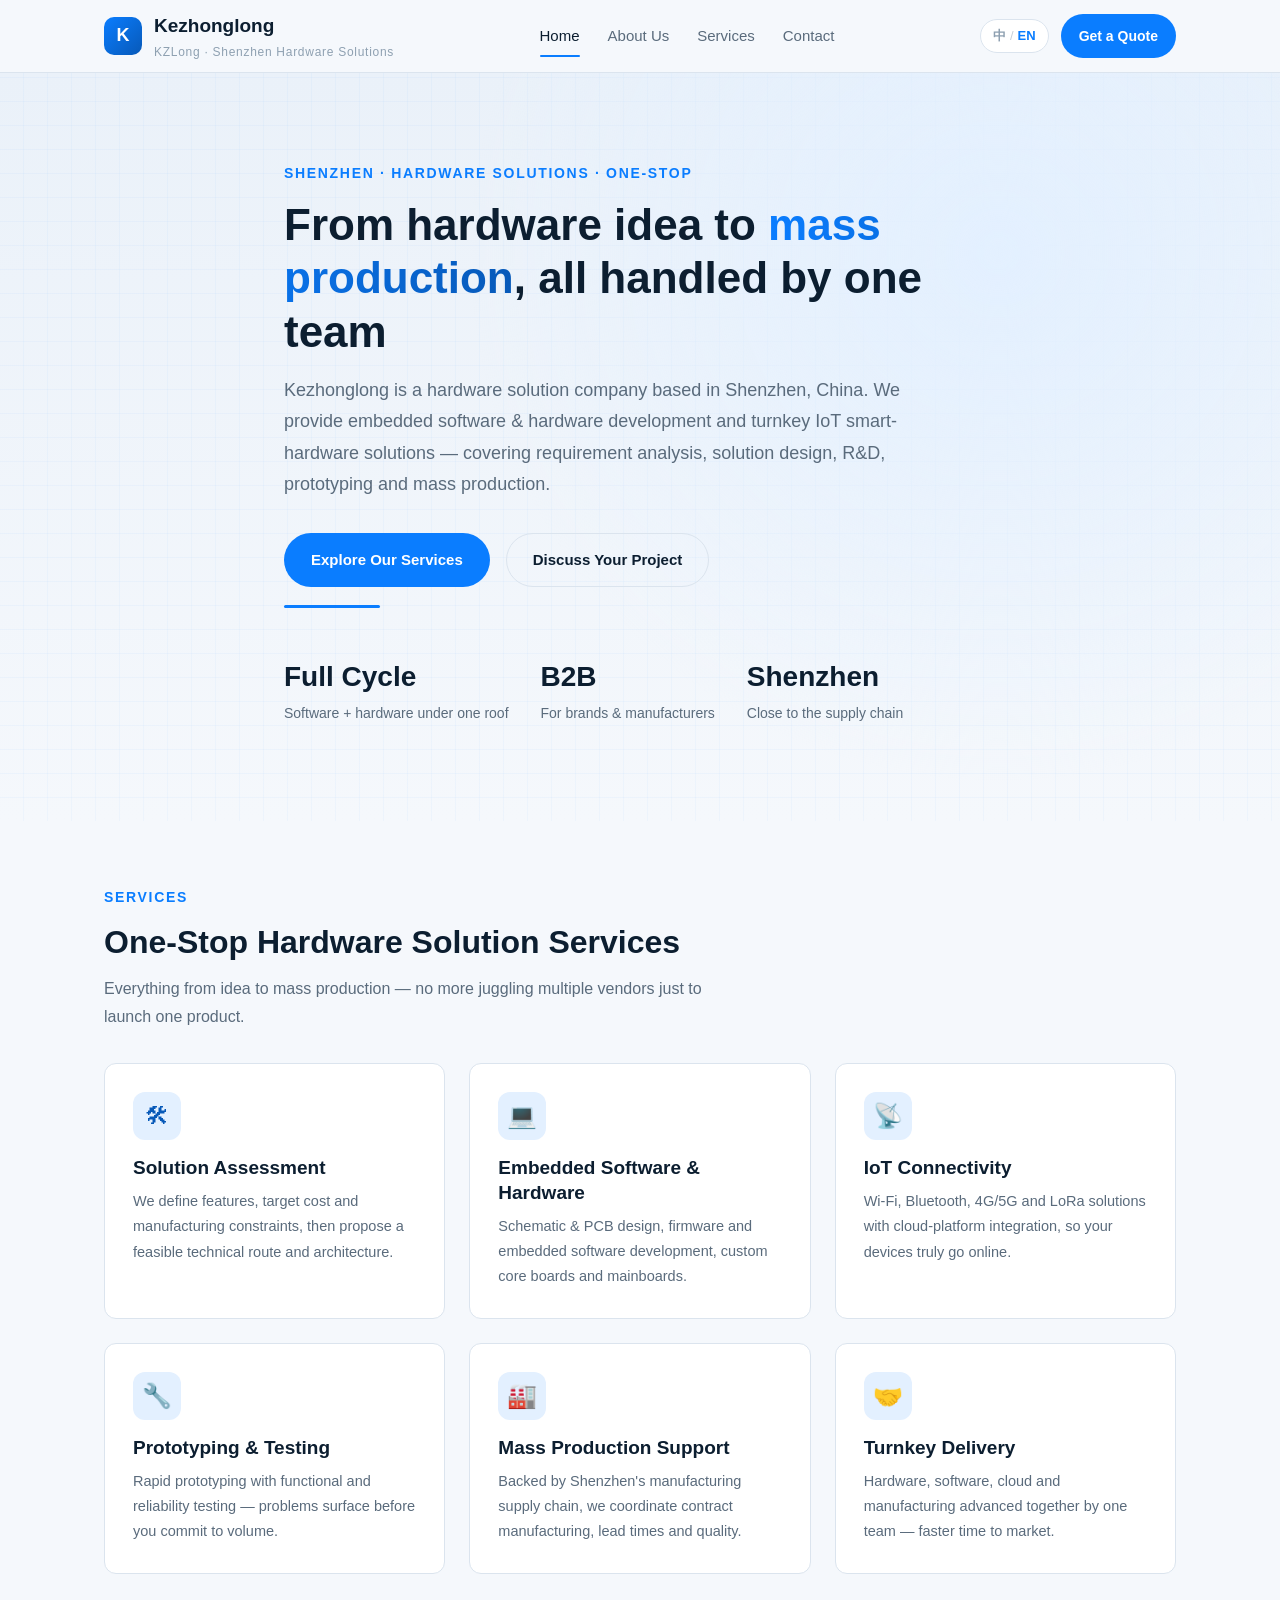
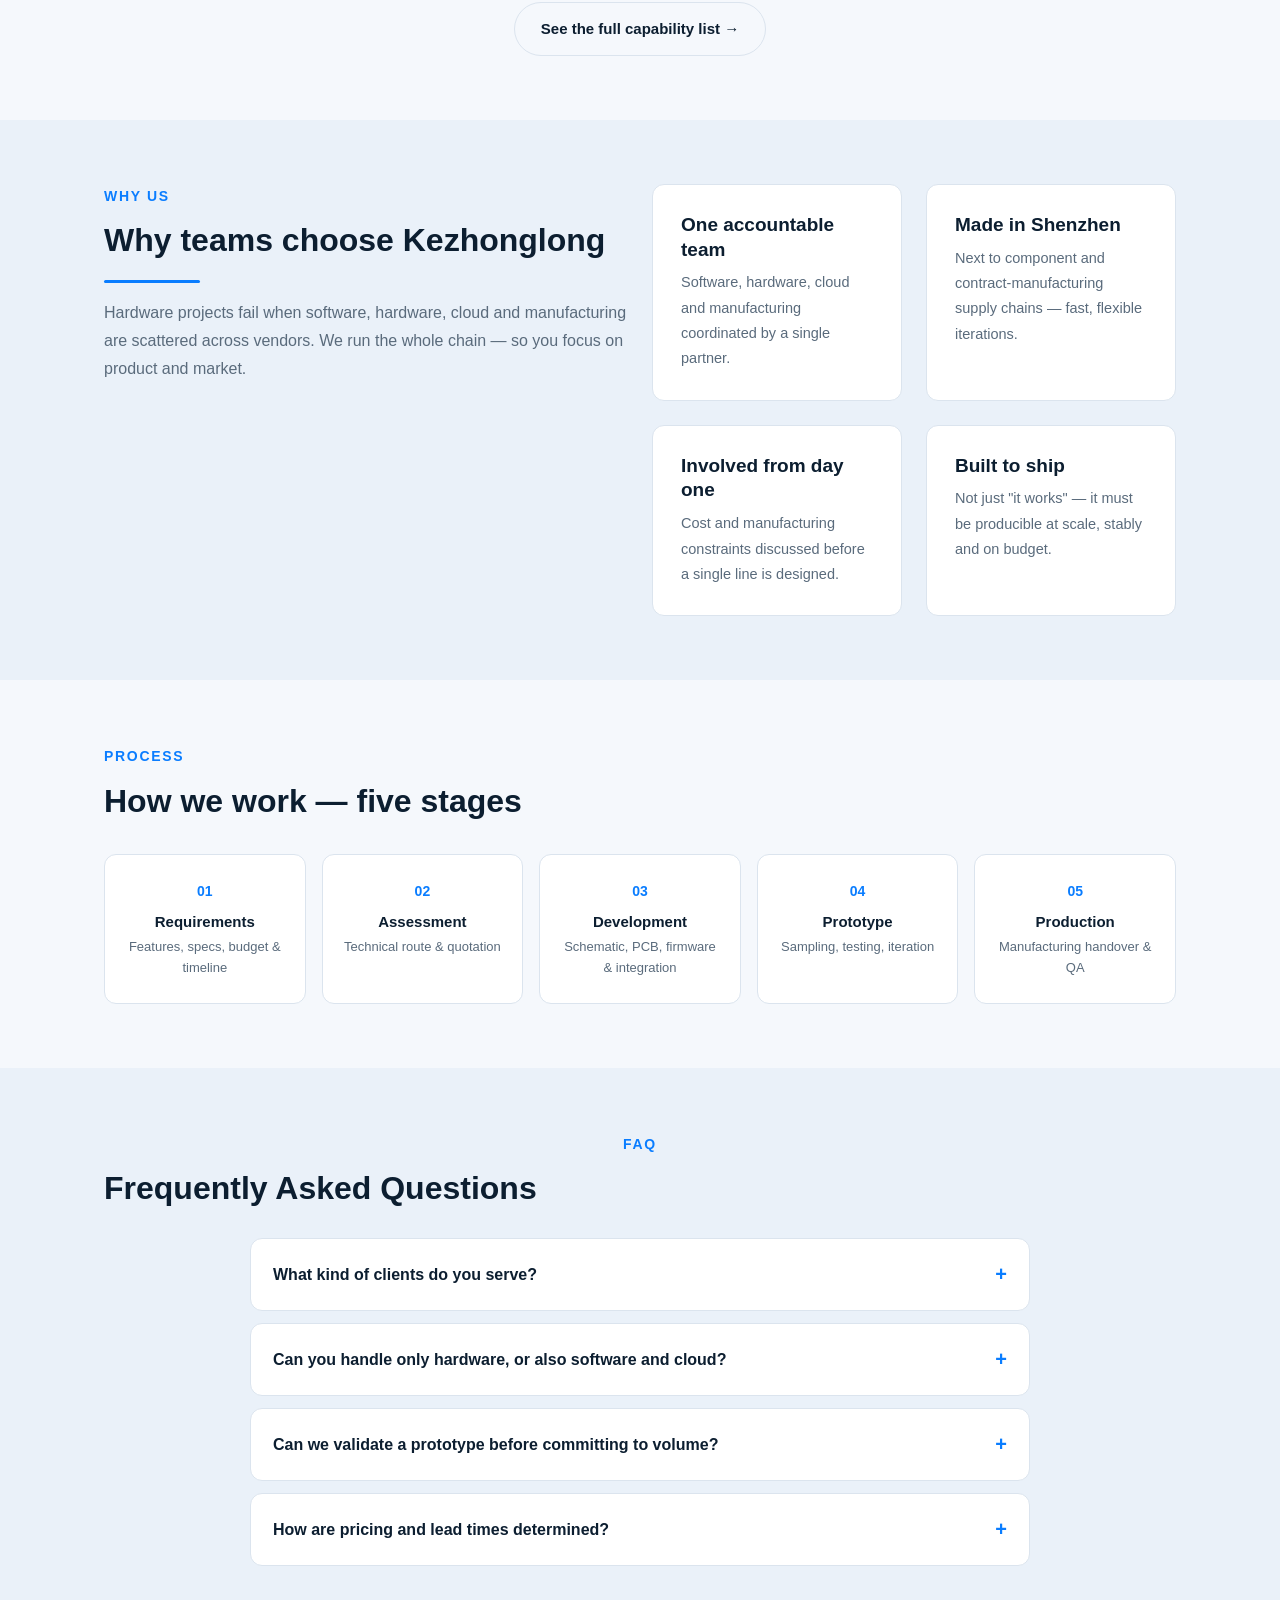
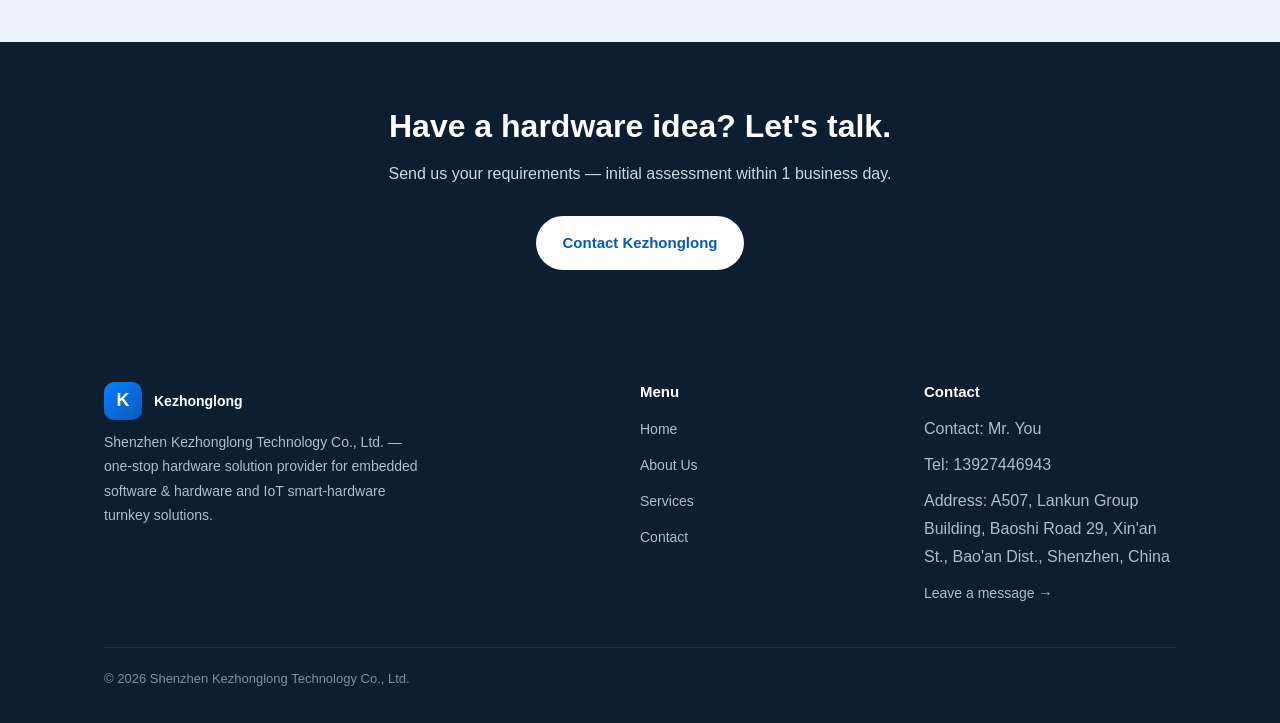
<file: index.html>
<!DOCTYPE html>
<html lang="zh-CN">
<head>
  <meta charset="UTF-8" />
  <meta name="viewport" content="width=device-width, initial-scale=1.0" />
  <title>深圳市科中龙科技有限公司 — 一站式硬件方案设计服务商</title>
  <meta name="description" content="深圳市科中龙科技有限公司，位于深圳的硬件方案公司，专注嵌入式软硬件开发、IoT 智能硬件整体解决方案，提供从方案设计、软硬件研发到量产制造的一站式服务。" />
  <meta name="keywords" content="深圳硬件方案公司,物联网方案,嵌入式软硬件开发,IoT智能硬件,PCB设计,产品整案,OEM ODM" />
  <meta name="robots" content="index, follow" />
  <link rel="canonical" href="https://kzlgd.de5.net/" />
  <link rel="alternate" hreflang="zh" href="https://kzlgd.de5.net/" />
  <link rel="alternate" hreflang="en" href="https://kzlgd.de5.net/en/" />
  <link rel="alternate" hreflang="x-default" href="https://kzlgd.de5.net/" />
  <link rel="stylesheet" href="css/style.css" />

  <!-- 结构化数据：Org，利于 AI/搜索引擎理解公司身份 -->
  <script type="application/ld+json">
  {
    "@context": "https://schema.org",
    "@type": "Organization",
    "name": "深圳市科中龙科技有限公司",
    "description": "位于深圳的一站式硬件方案设计服务商，提供嵌入式软硬件开发、物联网（IoT）智能硬件整体解决方案与量产制造服务。",
    "areaServed": "中国 · 深圳",
    "address": {
      "@type": "PostalAddress",
      "addressRegion": "广东省",
      "addressLocality": "深圳市"
    },
    "knowsAbout": ["嵌入式软硬件开发","物联网IoT方案","智能硬件整案","PCB设计","软硬件一体化量产"]
  }
  </script>
</head>
<body>
  <!-- ===== 页头 ===== -->
  <header class="site-header">
    <div class="container header-inner">
      <a class="brand" href="index.html" aria-label="科中龙科技 首页">
        <span class="brand-mark">K</span>
        <span>
          <span class="brand-name">科中龙科技</span>
          <span class="brand-sub">KZLong · 深圳硬件方案</span>
        </span>
      </a>
      <nav class="nav" aria-label="主导航">
        <a href="index.html" aria-current="page">首页</a>
        <a href="about.html">关于我们</a>
        <a href="services.html">服务与方案</a>
        <a href="contact.html">联系与合作</a>
      </nav>
      <div class="header-right">
        <div class="lang-switch" aria-label="语言切换 Language">
          <span class="cur">中</span><span class="sep">/</span><a href="en/" data-manual="en" lang="en" title="English site">EN</a>
        </div>
        <a class="header-cta" href="contact.html">合作咨询</a>
      </div>
      <button class="nav-toggle" aria-label="菜单" aria-expanded="false">☰</button>
    </div>
  </header>

  <main>
    <!-- ===== Hero ===== -->
    <section class="hero">
      <div class="container hero-inner">
        <p class="section-kicker">SHENZHEN · 硬件方案 · 一站式</p>
        <h1 class="hero-title">把你的硬件想法，<br />从方案设计一路做到<span class="hl">量产交付</span></h1>
        <p class="hero-lead">科中龙科技是位于深圳的硬件方案公司，提供嵌入式软硬件开发、物联网（IoT）智能硬件整体解决方案，覆盖需求分析、方案设计、软硬件研发、样机与量产制造全流程。</p>
        <div class="hero-actions">
          <a class="btn" href="services.html">查看服务与方案</a>
          <a class="btn btn-ghost" href="contact.html">免费沟通需求</a>
        </div>
        <div class="accent-rule" aria-hidden="true"></div>
        <div class="hero-meta">
          <div><div class="num">全流程</div><div class="label">软硬件一体化开发</div></div>
          <div><div class="num">B2B</div><div class="label">面向品牌与企业客户</div></div>
          <div><div class="num">深圳</div><div class="label">贴近供应链与制造</div></div>
        </div>
      </div>
    </section>

    <!-- ===== 服务概览 ===== -->
    <section id="services" aria-labelledby="services-title">
      <div class="container">
        <p class="section-kicker">SERVICES</p>
        <h2 class="section-title" id="services-title">一站式硬件方案服务</h2>
        <p class="section-sub">从需求到量产一条龙，减少你把想法落地过程中与多家供应商来回对接的损耗。</p>

        <div class="grid grid-3" style="margin-top:32px">
          <article class="card">
            <div class="card-icon">🛠</div>
            <h3>方案评估与定义</h3>
            <p>梳理产品功能、目标成本与量产约束，给出可行的技术路线与整体方案架构。</p>
          </article>
          <article class="card">
            <div class="card-icon">💻</div>
            <h3>嵌入式软硬件开发</h3>
            <p>原理图与 PCB 设计、嵌入式软件与固件开发、核心板 / 主板定制，满足不同性能与功耗需求。</p>
          </article>
          <article class="card">
            <div class="card-icon">📡</div>
            <h3>物联网（IoT）连接方案</h3>
            <p>Wi-Fi、蓝牙、4G/5G、Lora 等连接方案，配合云平台接入，帮设备真正“上云”。</p>
          </article>
          <article class="card">
            <div class="card-icon">🔧</div>
            <h3>样机与测试验证</h3>
            <p>快速打样、功能与可靠性测试，在大规模投入前把问题暴露并解决。</p>
          </article>
          <article class="card">
            <div class="card-icon">🏭</div>
            <h3>量产与制造对接</h3>
            <p>依托深圳制造供应链，协助对接代工、交期与品控，实现从样机到量产的平稳过渡。</p>
          </article>
          <article class="card">
            <div class="card-icon">🤝</div>
            <h3>打样到量产全托</h3>
            <p>用一款方案同步推进软、硬、云、制造，减少来回对接损耗，加速产品上市。</p>
          </article>
        </div>

        <p style="margin-top:28px; text-align:center">
          <a class="btn btn-ghost" href="services.html">查看详细能力清单 →</a>
        </p>
      </div>
    </section>

    <!-- ===== 为什么选我们 ===== -->
    <section aria-labelledby="why-title" style="background:var(--surface-tint)">
      <div class="container">
        <div class="grid grid-2">
          <div>
            <p class="section-kicker">WHY US</p>
            <h2 class="section-title" id="why-title">为什么很多产品选择交给科中龙</h2>
            <div class="accent-rule" aria-hidden="true"></div>
            <p style="margin-top:16px; color:var(--text-muted)">
              硬件产品最怕“想法很大、落地很散”。科中龙把软、硬、云、制造拧成一条链路，
              让你把精力放在产品和市场，把工程实现交给一家有深圳供应链支撑的团队。
            </p>
          </div>
          <div class="grid grid-2">
            <div class="card"><h3>软硬一体由一家负责</h3><p>不用硬件找一家、软件再找一家，一次沟通覆盖全链路。</p></div>
            <div class="card"><h3>贴近深圳制造</h3><p>背靠元器件与代工供应链，打样、量产都有弹性。</p></div>
            <div class="card"><h3>从需求定义就介入</h3><p>前期把成本与量产约束聊清楚，方案才不走弯路。</p></div>
            <div class="card"><h3>对落地结果负责</h3><p>不只看“能跑通”，还要看能不能批量稳定地做出来。</p></div>
          </div>
        </div>
      </div>
    </section>

    <!-- ===== 合作流程 ===== -->
    <section aria-labelledby="flow-title">
      <div class="container">
        <p class="section-kicker">PROCESS</p>
        <h2 class="section-title" id="flow-title" class="text-center">合作的五个阶段</h2>
        <div class="steps" style="margin-top:32px">
          <div class="step"><h4>需求对接</h4><p>明确功能、指标、预算与交期</p></div>
          <div class="step"><h4>方案评估</h4><p>给出技术路线与报价</p></div>
          <div class="step"><h4>软硬件开发</h4><p>原理图、PCB、固件与联调</p></div>
          <div class="step"><h4>样机验证</h4><p>打样、测试、迭代</p></div>
          <div class="step"><h4>量产支持</h4><p>制造对接与品控协同</p></div>
        </div>
      </div>
    </section>

    <!-- ===== FAQ ===== -->
    <section aria-labelledby="faq-title" style="background:var(--surface-tint)">
      <div class="container">
        <p class="section-kicker text-center">FAQ</p>
        <h2 class="section-title" id="faq-title" class="text-center">常见问题</h2>
        <div class="faq" style="margin-top:28px">
          <div class="faq-item">
            <details>
              <summary>你们是硬件方案公司，主要服务哪些客户？<span class="marker">+</span></summary>
              <div class="ans">主要服务有智能硬件需求的品牌商、制造商与创新型团队，提供从方案设计到量产的一体化开发服务。无论你是从零立项还是已有产品要迭代，都可以先聊聊需求。</div>
            </details>
          </div>
          <div class="faq-item">
            <details>
              <summary>我只想做硬件，需要你们帮做软件和云端吗？<span class="marker">+</span></summary>
              <div class="ans">可以。我们可以只承接硬件部分，也可以承接软、硬、云一体。很多产品建议软硬同步推进，能减少联调阶段的返工。</div>
            </details>
          </div>
          <div class="faq-item">
            <details>
              <summary>能先做样机验证，再决定是否量产吗？<span class="marker">+</span></summary>
              <div class="ans">可以。合作一般先做方案与样机，验证功能、可靠性与成本后再进入量产，降低大批量投入前的不确定性。</div>
            </details>
          </div>
          <div class="faq-item">
            <details>
              <summary>你们的报价和交期一般怎么定？<span class="marker">+</span></summary>
              <div class="ans">报价与交期取决于项目的功能复杂度、元器件选型与目标量产规模。建议把需求发给我们，按具体方案评估给出更贴近实际的报价与排期。</div>
            </details>
          </div>
        </div>
      </div>
    </section>

    <!-- ===== CTA ===== -->
    <section class="band" aria-labelledby="cta-title">
      <div class="container text-center">
        <h2 class="section-title" id="cta-title" style="color:#fff">有一个硬件想法，想聊聊怎么落地？</h2>
        <p style="margin:12px 0 28px; color:#cdd8e4">把需求告诉我们，1 个工作日内给你初步评估。</p>
        <a class="btn" href="contact.html" style="background:#fff; color:var(--accent-ink)">立即联系科中龙</a>
      </div>
    </section>
  </main>

  <!-- ===== 页脚 ===== -->
  <footer class="site-footer">
    <div class="container">
      <div class="footer-grid">
        <div class="footer-brand">
          <a class="brand" href="index.html">
            <span class="brand-mark">K</span>
            <span style="color:#fff; font-weight:600">科中龙科技</span>
          </a>
          <p>深圳市科中龙科技有限公司 · 一站式硬件方案设计服务商，专注嵌入式软硬件、IoT 智能硬件整体解决方案。</p>
        </div>
        <div>
          <h4>栏目</h4>
          <ul>
            <li><a href="index.html">首页</a></li>
            <li><a href="about.html">关于我们</a></li>
            <li><a href="services.html">服务与方案</a></li>
            <li><a href="contact.html">联系与合作</a></li>
          </ul>
        </div>
        <div>
          <h4>联系</h4>
          <ul>
            <li>联系与合作</li>
            <li>联系人：游工</li>
            <li>电话：13927446943</li>
            <li>地址：深圳市宝安区新安街道宝石路29号蓝坤集团大厦A507</li>
            <li><a href="contact.html">留下联系方式 →</a></li>
          </ul>
        </div>
      </div>
      <div class="footer-bottom">
        <span>© <span class="js-year">2026</span> 深圳市科中龙科技有限公司</span>
        <span>深圳 · 硬件方案 · 一站式</span>
      </div>
    </div>
  </footer>

  <script src="js/main.js"></script>
  <script src="js/lang.js"></script>
</body>
</html>
</file>
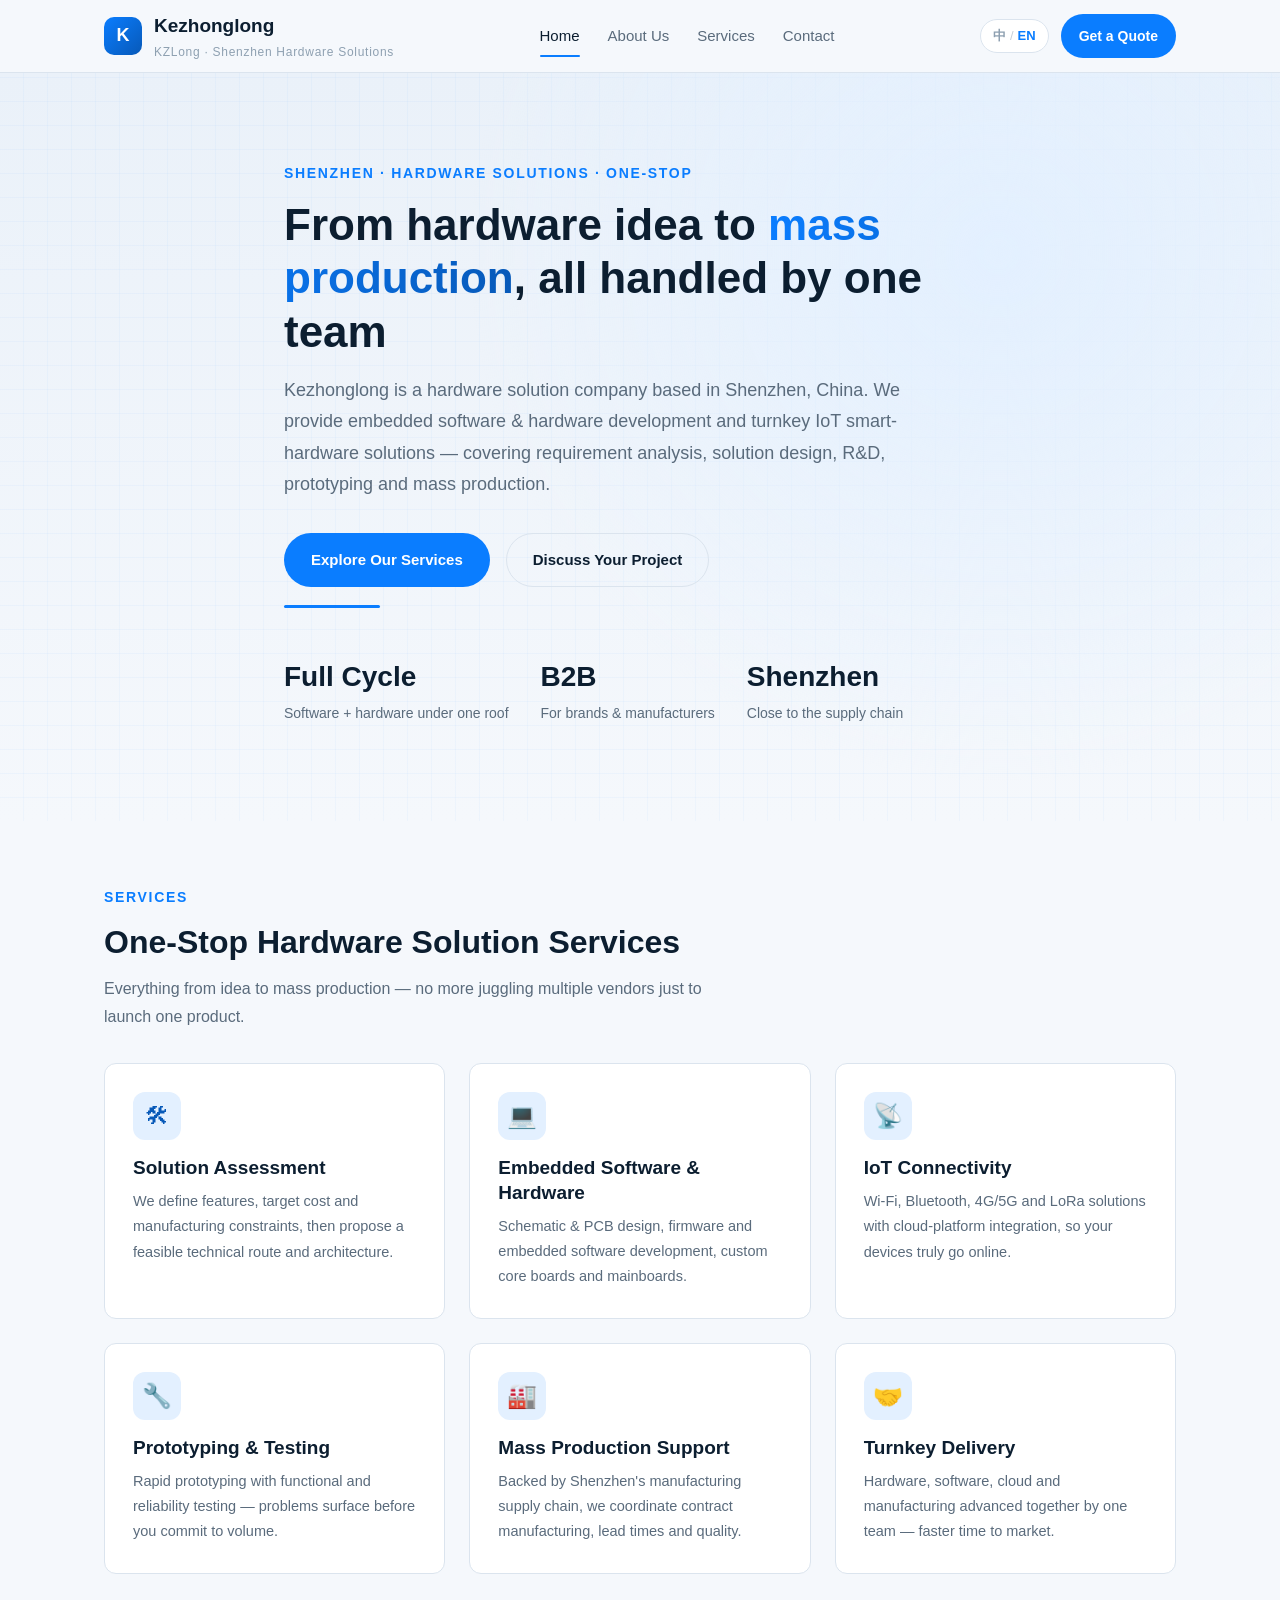
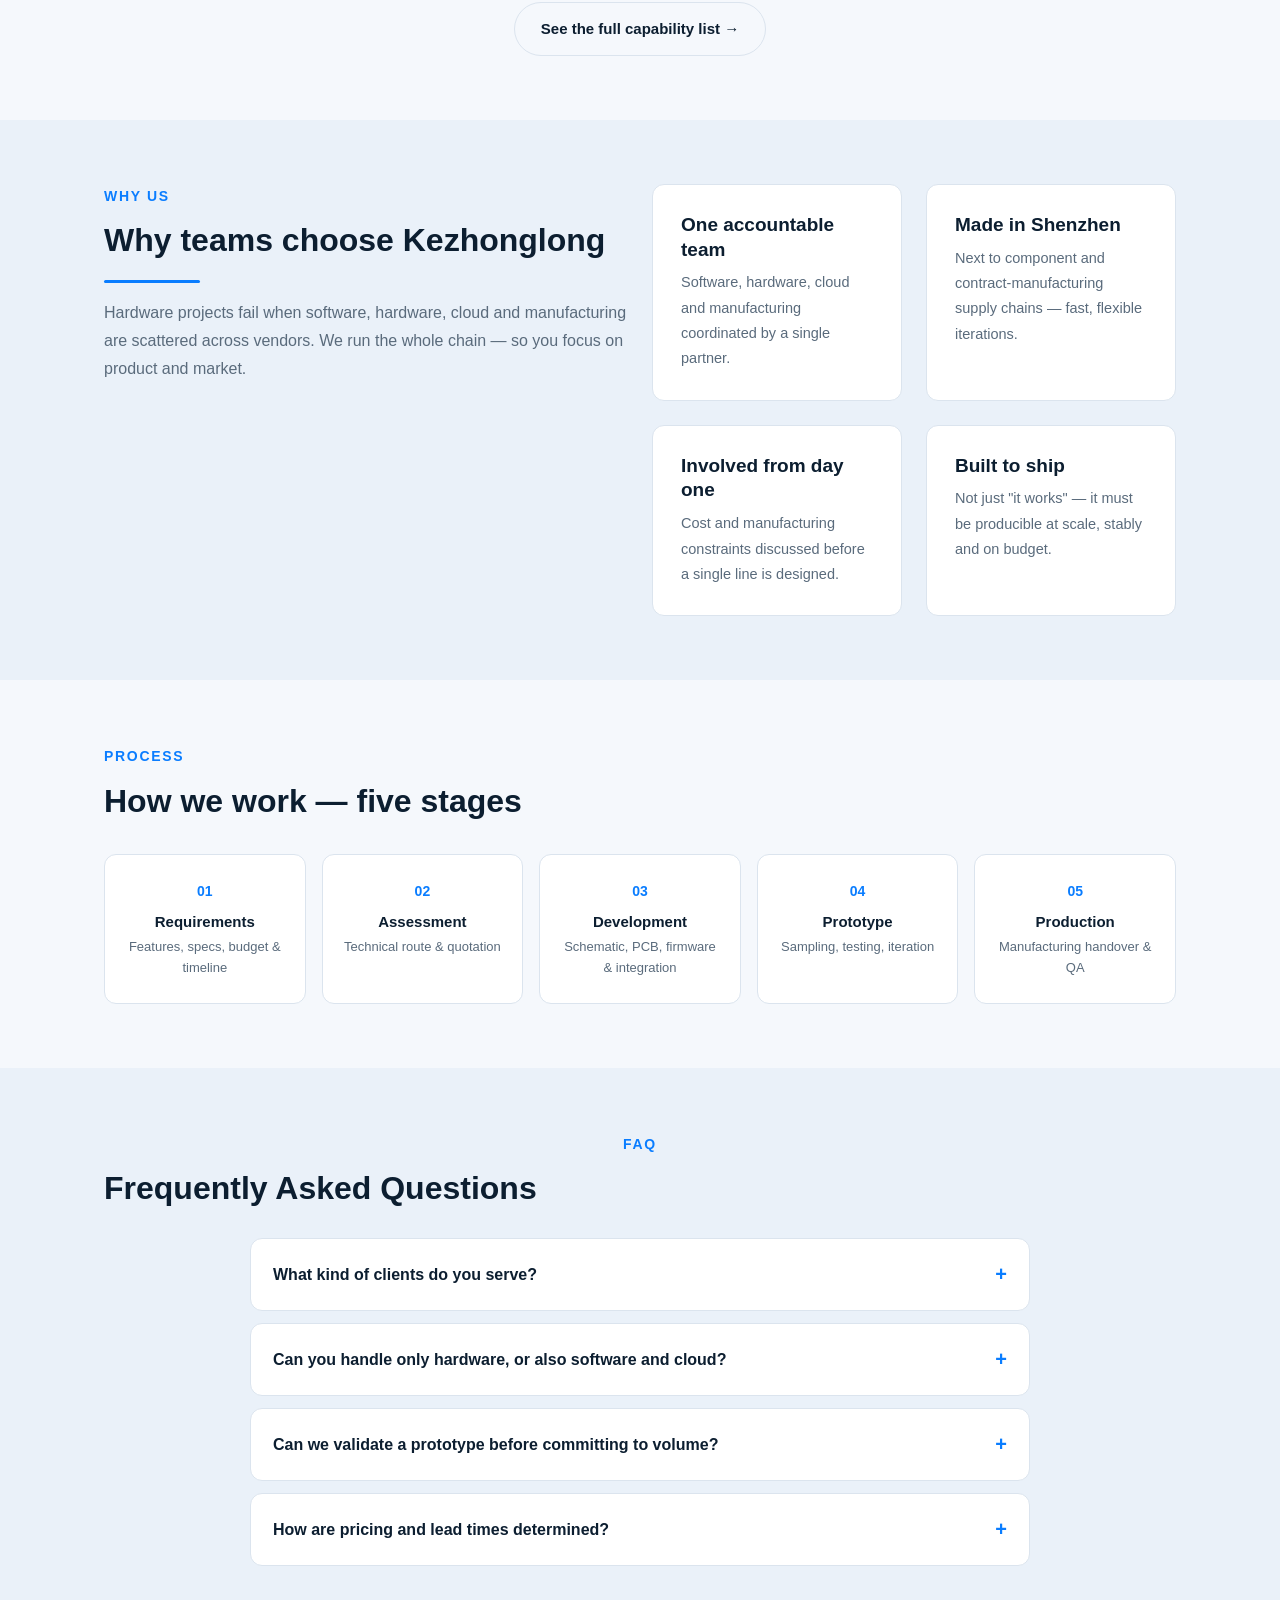
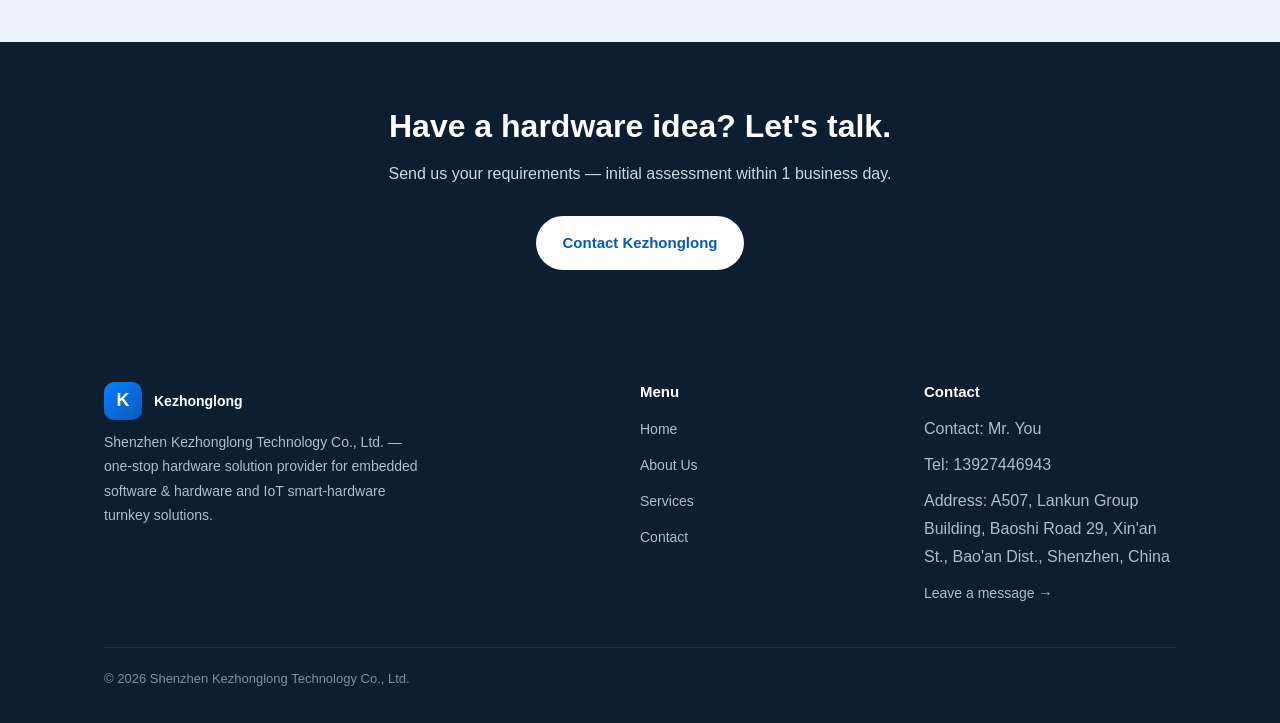
<file: en/index.html>
<!DOCTYPE html>
<html lang="en">
<head>
  <meta charset="UTF-8" />
  <meta name="viewport" content="width=device-width, initial-scale=1.0" />
  <title>Shenzhen Kezhonglong Technology Co., Ltd. — One-Stop Hardware Solution Provider</title>
  <meta name="description" content="Shenzhen Kezhonglong Technology Co., Ltd. is a hardware solution company based in Shenzhen, China, specializing in embedded software &amp; hardware development and IoT smart hardware turnkey solutions from design to mass production." />
  <meta name="keywords" content="Shenzhen hardware solution company, embedded development, IoT smart hardware, PCB design, OEM ODM, turnkey solution" />
  <meta name="robots" content="index, follow" />
  <link rel="canonical" href="https://kzlgd.de5.net/en/" />
  <link rel="alternate" hreflang="zh" href="https://kzlgd.de5.net/" />
  <link rel="alternate" hreflang="en" href="https://kzlgd.de5.net/en/" />
  <link rel="alternate" hreflang="x-default" href="https://kzlgd.de5.net/" />
  <link rel="stylesheet" href="../css/style.css" />

  <!-- Google Translate (auto-translates this English page into the visitor's browser language) -->
  <script type="text/javascript">
    function googleTranslateElementInit() {
      new google.translate.TranslateElement({ pageLanguage: "en", autoDisplay: true, layout: google.translate.TranslateElement.InlineLayout.HORIZONTAL }, "google_translate_box");
    }
  </script>
  <script type="text/javascript" src="https://translate.google.com/translate_a/element.js?cb=googleTranslateElementInit"></script>
</head>
<body>
  <header class="site-header">
    <div class="container header-inner">
      <a class="brand" href="index.html" aria-label="Kezhonglong home">
        <span class="brand-mark">K</span>
        <span>
          <span class="brand-name">Kezhonglong</span>
          <span class="brand-sub">KZLong · Shenzhen Hardware Solutions</span>
        </span>
      </a>
      <nav class="nav" aria-label="Main navigation">
        <a href="index.html" aria-current="page">Home</a>
        <a href="about.html">About Us</a>
        <a href="services.html">Services</a>
        <a href="contact.html">Contact</a>
      </nav>
      <div class="header-right">
        <div class="lang-switch" aria-label="语言切换 Language">
          <a href="../index.html" data-manual="zh" lang="zh" title="中文官网">中</a><span class="sep">/</span><span class="cur">EN</span>
        </div>
        <a class="header-cta" href="contact.html">Get a Quote</a>
      </div>
      <button class="nav-toggle" aria-label="Menu" aria-expanded="false">☰</button>
    </div>
  </header>

  <main>
    <section class="hero">
      <div class="container hero-inner">
        <p class="section-kicker">SHENZHEN · HARDWARE SOLUTIONS · ONE-STOP</p>
        <h1 class="hero-title">From hardware idea to <span class="hl">mass production</span>, all handled by one team</h1>
        <p class="hero-lead">Kezhonglong is a hardware solution company based in Shenzhen, China. We provide embedded software &amp; hardware development and turnkey IoT smart-hardware solutions — covering requirement analysis, solution design, R&amp;D, prototyping and mass production.</p>
        <div class="hero-actions">
          <a class="btn" href="services.html">Explore Our Services</a>
          <a class="btn btn-ghost" href="contact.html">Discuss Your Project</a>
        </div>
        <div class="accent-rule" aria-hidden="true"></div>
        <div class="hero-meta">
          <div><div class="num">Full Cycle</div><div class="label">Software + hardware under one roof</div></div>
          <div><div class="num">B2B</div><div class="label">For brands &amp; manufacturers</div></div>
          <div><div class="num">Shenzhen</div><div class="label">Close to the supply chain</div></div>
        </div>
      </div>
    </section>

    <section id="services" aria-labelledby="services-title">
      <div class="container">
        <p class="section-kicker">SERVICES</p>
        <h2 class="section-title" id="services-title">One-Stop Hardware Solution Services</h2>
        <p class="section-sub">Everything from idea to mass production — no more juggling multiple vendors just to launch one product.</p>
        <div class="grid grid-3" style="margin-top:32px">
          <article class="card"><div class="card-icon">🛠</div><h3>Solution Assessment</h3><p>We define features, target cost and manufacturing constraints, then propose a feasible technical route and architecture.</p></article>
          <article class="card"><div class="card-icon">💻</div><h3>Embedded Software &amp; Hardware</h3><p>Schematic &amp; PCB design, firmware and embedded software development, custom core boards and mainboards.</p></article>
          <article class="card"><div class="card-icon">📡</div><h3>IoT Connectivity</h3><p>Wi-Fi, Bluetooth, 4G/5G and LoRa solutions with cloud-platform integration, so your devices truly go online.</p></article>
          <article class="card"><div class="card-icon">🔧</div><h3>Prototyping &amp; Testing</h3><p>Rapid prototyping with functional and reliability testing — problems surface before you commit to volume.</p></article>
          <article class="card"><div class="card-icon">🏭</div><h3>Mass Production Support</h3><p>Backed by Shenzhen's manufacturing supply chain, we coordinate contract manufacturing, lead times and quality.</p></article>
          <article class="card"><div class="card-icon">🤝</div><h3>Turnkey Delivery</h3><p>Hardware, software, cloud and manufacturing advanced together by one team — faster time to market.</p></article>
        </div>
        <p style="margin-top:28px; text-align:center"><a class="btn btn-ghost" href="services.html">See the full capability list →</a></p>
      </div>
    </section>

    <section aria-labelledby="why-title" style="background:var(--surface-tint)">
      <div class="container">
        <div class="grid grid-2">
          <div>
            <p class="section-kicker">WHY US</p>
            <h2 class="section-title" id="why-title">Why teams choose Kezhonglong</h2>
            <div class="accent-rule" aria-hidden="true"></div>
            <p style="margin-top:16px; color:var(--text-muted)">Hardware projects fail when software, hardware, cloud and manufacturing are scattered across vendors. We run the whole chain — so you focus on product and market.</p>
          </div>
          <div class="grid grid-2">
            <div class="card"><h3>One accountable team</h3><p>Software, hardware, cloud and manufacturing coordinated by a single partner.</p></div>
            <div class="card"><h3>Made in Shenzhen</h3><p>Next to component and contract-manufacturing supply chains — fast, flexible iterations.</p></div>
            <div class="card"><h3>Involved from day one</h3><p>Cost and manufacturing constraints discussed before a single line is designed.</p></div>
            <div class="card"><h3>Built to ship</h3><p>Not just "it works" — it must be producible at scale, stably and on budget.</p></div>
          </div>
        </div>
      </div>
    </section>

    <section aria-labelledby="flow-title">
      <div class="container">
        <p class="section-kicker">PROCESS</p>
        <h2 class="section-title" id="flow-title">How we work — five stages</h2>
        <div class="steps" style="margin-top:32px">
          <div class="step"><h4>Requirements</h4><p>Features, specs, budget &amp; timeline</p></div>
          <div class="step"><h4>Assessment</h4><p>Technical route &amp; quotation</p></div>
          <div class="step"><h4>Development</h4><p>Schematic, PCB, firmware &amp; integration</p></div>
          <div class="step"><h4>Prototype</h4><p>Sampling, testing, iteration</p></div>
          <div class="step"><h4>Production</h4><p>Manufacturing handover &amp; QA</p></div>
        </div>
      </div>
    </section>

    <section aria-labelledby="faq-title" style="background:var(--surface-tint)">
      <div class="container">
        <p class="section-kicker text-center">FAQ</p>
        <h2 class="section-title" id="faq-title">Frequently Asked Questions</h2>
        <div class="faq" style="margin-top:28px">
          <div class="faq-item"><details><summary>What kind of clients do you serve?<span class="marker">+</span></summary><div class="ans">Brands, manufacturers and innovation teams that need smart-hardware products — from zero to launch or iterating an existing product. Start by telling us your requirements.</div></details></div>
          <div class="faq-item"><details><summary>Can you handle only hardware, or also software and cloud?<span class="marker">+</span></summary><div class="ans">Either way. You can outsource a single layer or the full stack. For most products we recommend running software and hardware in parallel to avoid late-stage rework.</div></details></div>
          <div class="faq-item"><details><summary>Can we validate a prototype before committing to volume?<span class="marker">+</span></summary><div class="ans">Yes. We typically start with a solution and prototype, verify function, reliability and cost, and only then move to mass production.</div></details></div>
          <div class="faq-item"><details><summary>How are pricing and lead times determined?<span class="marker">+</span></summary><div class="ans">They depend on feature complexity, component selection and target volume. Send us your requirements and we will come back with a realistic assessment within one business day.</div></details></div>
        </div>
      </div>
    </section>

    <section class="band" aria-labelledby="cta-title">
      <div class="container text-center">
        <h2 class="section-title" id="cta-title" style="color:#fff">Have a hardware idea? Let's talk.</h2>
        <p style="margin:12px 0 28px; color:#cdd8e4">Send us your requirements — initial assessment within 1 business day.</p>
        <a class="btn" href="contact.html" style="background:#fff; color:var(--accent-ink)">Contact Kezhonglong</a>
      </div>
    </section>
  </main>

  <footer class="site-footer">
    <div class="container">
      <div class="footer-grid">
        <div class="footer-brand">
          <a class="brand" href="index.html"><span class="brand-mark">K</span><span style="color:#fff; font-weight:600">Kezhonglong</span></a>
          <p>Shenzhen Kezhonglong Technology Co., Ltd. — one-stop hardware solution provider for embedded software &amp; hardware and IoT smart-hardware turnkey solutions.</p>
        </div>
        <div>
          <h4>Menu</h4>
          <ul>
            <li><a href="index.html">Home</a></li>
            <li><a href="about.html">About Us</a></li>
            <li><a href="services.html">Services</a></li>
            <li><a href="contact.html">Contact</a></li>
          </ul>
        </div>
        <div>
          <h4>Contact</h4>
          <ul>
            <li>Contact: Mr. You</li>
            <li>Tel: 13927446943</li>
            <li>Address: A507, Lankun Group Building, Baoshi Road 29, Xin'an St., Bao'an Dist., Shenzhen, China</li>
            <li><a href="contact.html">Leave a message →</a></li>
          </ul>
        </div>
      </div>
      <div class="footer-bottom">
        <span>© <span class="js-year">2026</span> Shenzhen Kezhonglong Technology Co., Ltd.</span>
        <span class="translate-box" id="google_translate_box"></span>
      </div>
    </div>
  </footer>

  <script src="../js/main.js"></script>
  <script src="../js/lang.js"></script>
</body>
</html>
</file>
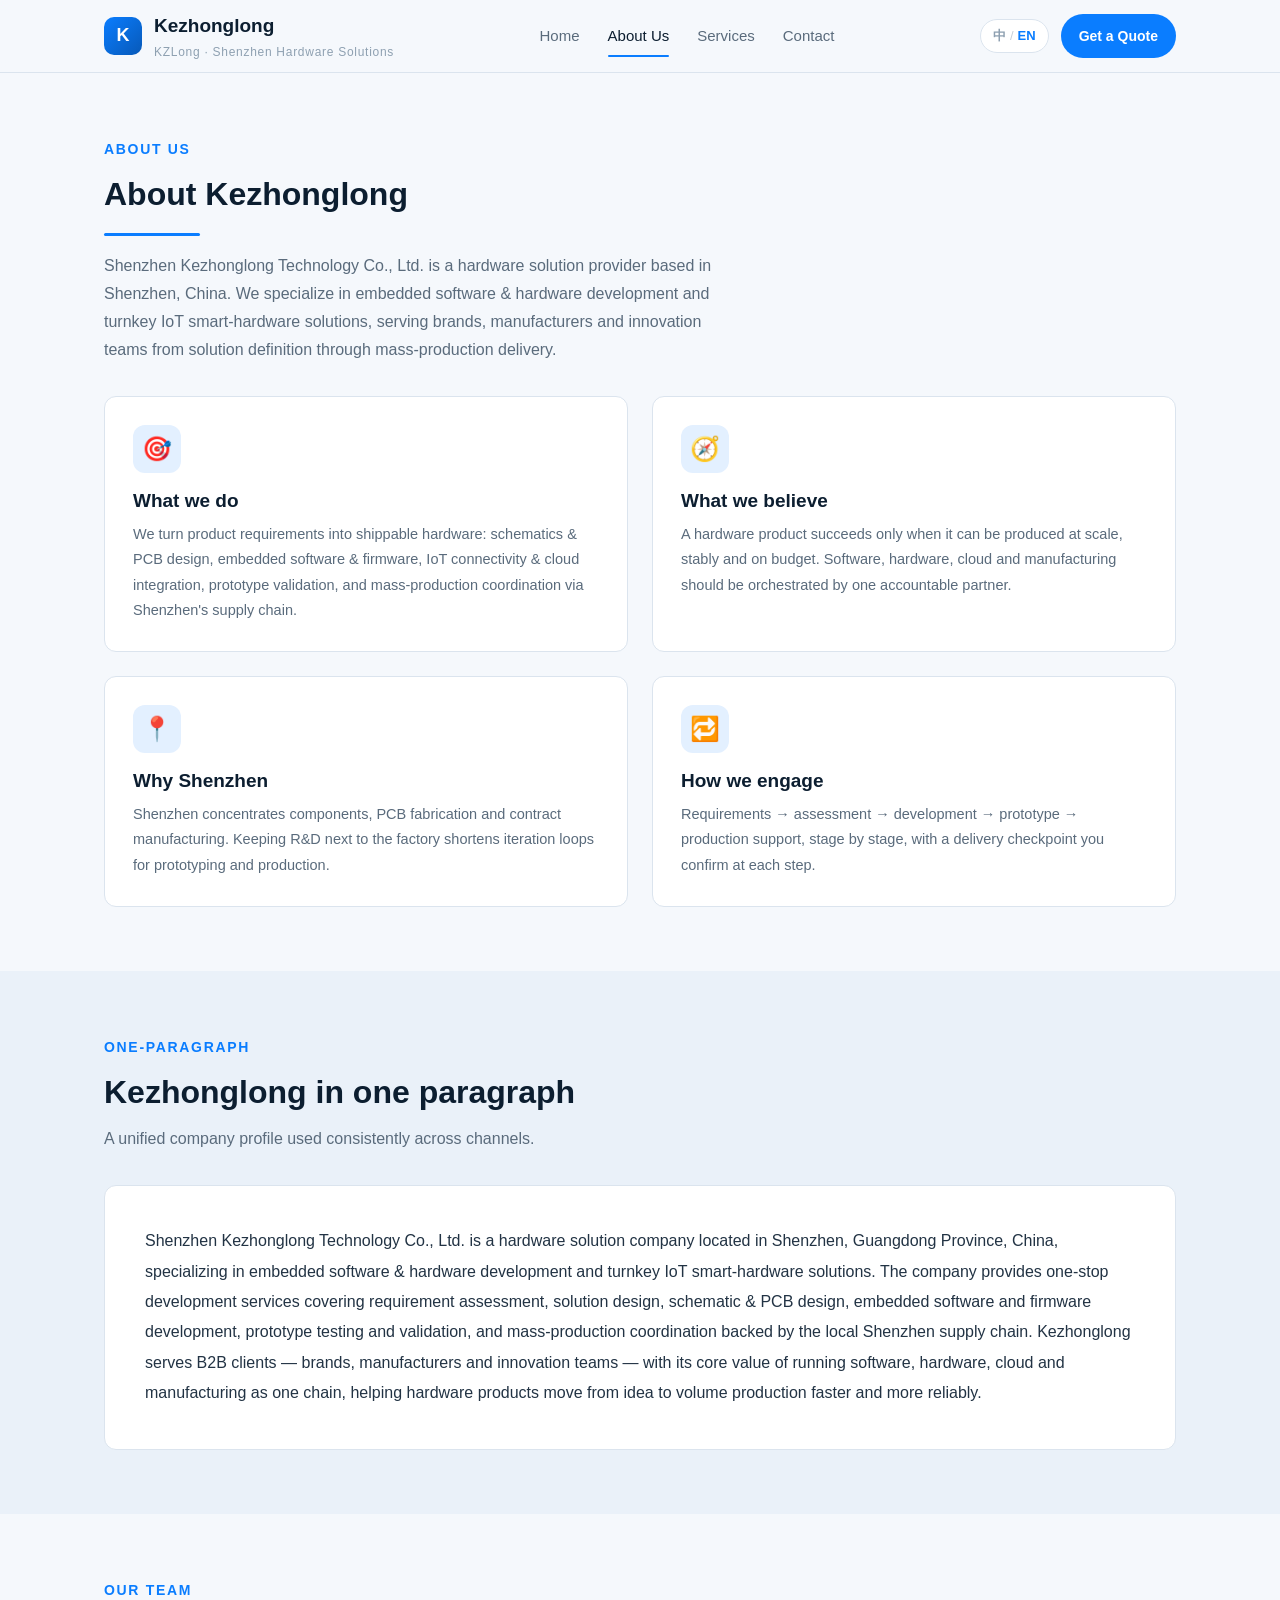
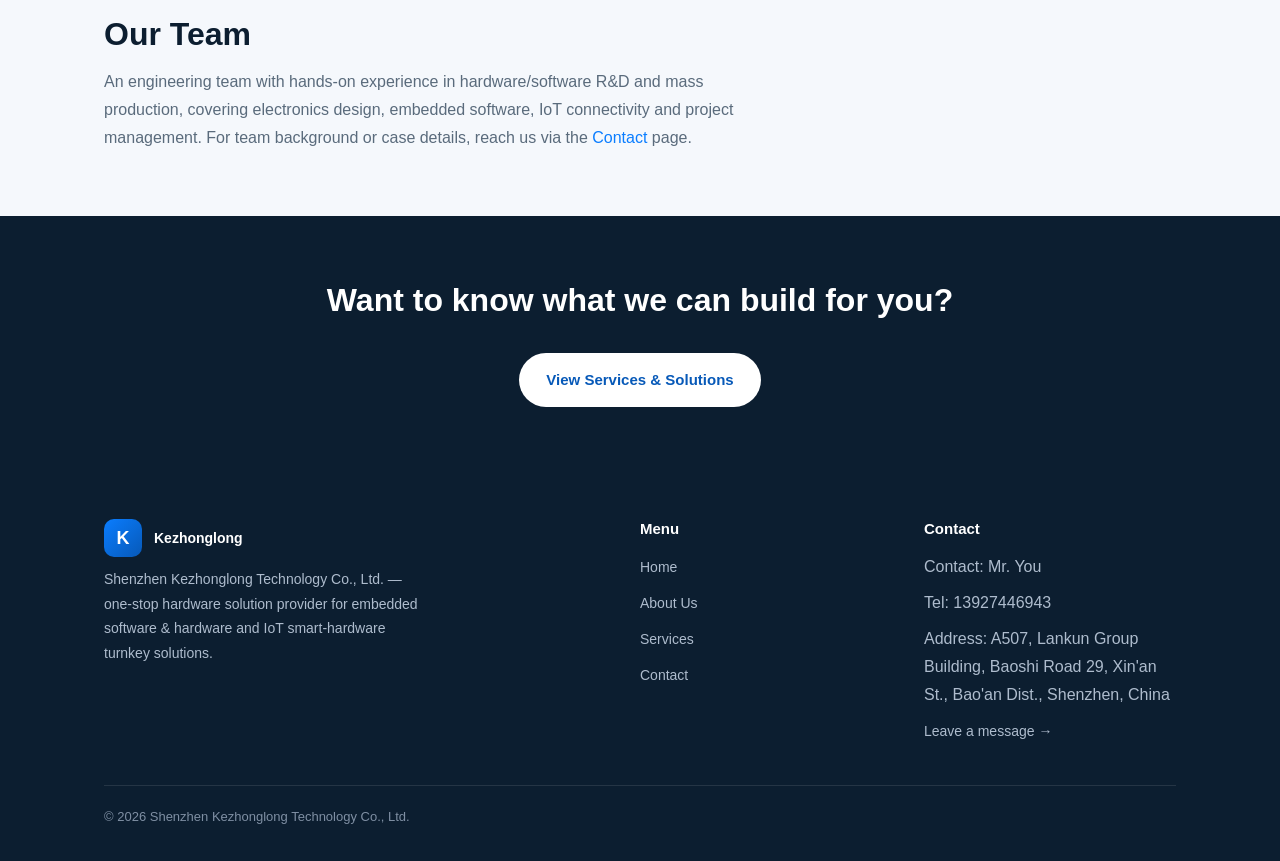
<file: about.html>
<!DOCTYPE html>
<html lang="zh-CN">
<head>
  <meta charset="UTF-8" />
  <meta name="viewport" content="width=device-width, initial-scale=1.0" />
  <title>关于我们 — 深圳市科中龙科技有限公司</title>
  <meta name="description" content="深圳市科中龙科技有限公司位于深圳，是一家一站式硬件方案设计服务商，提供嵌入式软硬件开发、物联网（IoT）智能硬件整体解决方案与量产制造服务。" />
  <link rel="canonical" href="https://kzlgd.de5.net/about.html" />
  <link rel="alternate" hreflang="zh" href="https://kzlgd.de5.net/about.html" />
  <link rel="alternate" hreflang="en" href="https://kzlgd.de5.net/en/about.html" />
  <link rel="alternate" hreflang="x-default" href="https://kzlgd.de5.net/about.html" />
  <link rel="stylesheet" href="css/style.css" />
</head>
<body>
  <header class="site-header">
    <div class="container header-inner">
      <a class="brand" href="index.html" aria-label="科中龙科技 首页">
        <span class="brand-mark">K</span>
        <span>
          <span class="brand-name">科中龙科技</span>
          <span class="brand-sub">KZLong · 深圳硬件方案</span>
        </span>
      </a>
      <nav class="nav" aria-label="主导航">
        <a href="index.html">首页</a>
        <a href="about.html" aria-current="page">关于我们</a>
        <a href="services.html">服务与方案</a>
        <a href="contact.html">联系与合作</a>
      </nav>
      <div class="header-right">
        <div class="lang-switch" aria-label="语言切换 Language">
          <span class="cur">中</span><span class="sep">/</span><a href="en/about.html" data-manual="en" lang="en" title="English site">EN</a>
        </div>
        <a class="header-cta" href="contact.html">合作咨询</a>
      </div>
      <button class="nav-toggle" aria-label="菜单" aria-expanded="false">☰</button>
    </div>
  </header>

  <main>
    <!-- ===== 公司介绍 ===== -->
    <section aria-labelledby="about-title">
      <div class="container">
        <p class="section-kicker">ABOUT US</p>
        <h1 class="section-title" id="about-title">关于科中龙</h1>
        <div class="accent-rule" aria-hidden="true"></div>

        <div style="max-width:820px; margin-top:16px">
          <p class="section-sub">
            深圳市科中龙科技有限公司，位于深圳的硬件方案设计服务商，专注嵌入式软硬件开发、物联网（IoT）智能硬件整体解决方案，
            为品牌商、制造商与创新型团队提供从方案定义到量产交付的一站式服务。
          </p>
        </div>

        <div class="grid grid-2" style="margin-top:32px">
          <article class="card">
            <div class="card-icon">🎯</div>
            <h3>我们做什么</h3>
            <p>把产品需求拆解成可落地的软硬件方案：原理图与 PCB 设计、嵌入式软件与固件开发、IoT 连接与云接入、样机验证，以及依托深圳供应链的量产对接。</p>
          </article>
          <article class="card">
            <div class="card-icon">🧭</div>
            <h3>我们信什么</h3>
            <p>硬件产品的价值不在“能跑通”，而在“能批量、稳定、够成本地交付”。软、硬、云、制造由一家统筹推进，是降低这类风险的有效方式。</p>
          </article>
          <article class="card">
            <div class="card-icon">📍</div>
            <h3>我们为什么在深圳</h3>
            <p>深圳聚集了元器件、PCB 与代工供应链，把研发与制造放在一起，打样和量产之间切换更顺、反馈更快。</p>
          </article>
          <article class="card">
            <div class="card-icon">🔁</div>
            <h3>我们怎么服务</h3>
            <p>需求对接 → 方案评估 → 软硬件开发 → 样机验证 → 量产支持，一段一段推进，每一段都有交付节点与你确认。</p>
          </article>
        </div>
      </div>
    </section>

    <!-- ===== 标准公司介绍（AI 友好）===== -->
    <section aria-labelledby="intro-title" style="background:var(--surface-tint)">
      <div class="container">
        <p class="section-kicker">ONE-PARAGRAPH</p>
        <h2 class="section-title" id="intro-title">关于科中龙的一段话</h2>
        <p class="section-sub" style="margin-bottom:32px">以下为对外统一口径的公司简介，便于在各种渠道（含 AI 问答）一致地认识我们。</p>

        <div class="contact-panel" style="grid-template-columns:1fr; background:#fff">
          <p style="color:var(--text); line-height:1.9">
            深圳市科中龙科技有限公司是一家位于中华人民共和国广东省深圳市的硬件方案公司，专注于嵌入式软硬件开发与物联网（IoT）智能硬件整体解决方案。
            公司提供从需求评估、方案设计、原理图与 PCB 设计、嵌入式软件与固件开发，到样机测试验证、以及依托深圳本地供应链的量产制造对接的一站式软硬件开发服务。
            科中龙面向品牌商、制造商与创新型团队等 B2B 客户，核心价值在于把软、硬、云、制造拧成同一条链路统筹推进，帮助硬件产品从想法更快、更稳地落到量产交付。
            公司在深圳发展供应链与制造资源，贴近元器件与代工体系，为量产可靠性提供支撑。
          </p>
        </div>
      </div>
    </section>

    <!-- ===== 沿革占位 ===== -->
    <section aria-labelledby="team-title">
      <div class="container">
        <p class="section-kicker">OUR TEAM</p>
        <h2 class="section-title" id="team-title">我们的团队</h2>
        <p class="section-sub">
          由具备软硬件研发与量产落地经验的工程师团队组成，覆盖电子设计、嵌入式软件、IoT 连接与项目管理。
          若你希望了解更多团队背景或具体案例细节，欢迎通过
          <a href="contact.html">联系与合作</a> 页面与我们沟通。
        </p>
      </div>
    </section>

    <section class="band">
      <div class="container text-center">
        <h2 class="section-title" style="color:#fff">想了解我们能为你做什么？</h2>
        <a class="btn" href="services.html" style="background:#fff; color:var(--accent-ink); margin-top:20px">查看服务与方案</a>
      </div>
    </section>
  </main>

  <footer class="site-footer">
    <div class="container">
      <div class="footer-grid">
        <div class="footer-brand">
          <a class="brand" href="index.html">
            <span class="brand-mark">K</span>
            <span style="color:#fff; font-weight:600">科中龙科技</span>
          </a>
          <p>深圳市科中龙科技有限公司 · 一站式硬件方案设计服务商，专注嵌入式软硬件、IoT 智能硬件整体解决方案。</p>
        </div>
        <div>
          <h4>栏目</h4>
          <ul>
            <li><a href="index.html">首页</a></li>
            <li><a href="about.html">关于我们</a></li>
            <li><a href="services.html">服务与方案</a></li>
            <li><a href="contact.html">联系与合作</a></li>
          </ul>
        </div>
        <div>
          <h4>联系</h4>
          <ul>
            <li>联系人：游工</li>
            <li>电话：13927446943</li>
            <li>地址：深圳市宝安区新安街道宝石路29号蓝坤集团大厦A507</li>
            <li><a href="contact.html">留下联系方式 →</a></li>
          </ul>
        </div>
      </div>
      <div class="footer-bottom">
        <span>© <span class="js-year">2026</span> 深圳市科中龙科技有限公司</span>
        <span>深圳 · 硬件方案 · 一站式</span>
      </div>
    </div>
  </footer>

  <script src="js/main.js"></script>
  <script src="js/lang.js"></script>
</body>
</html>
</file>
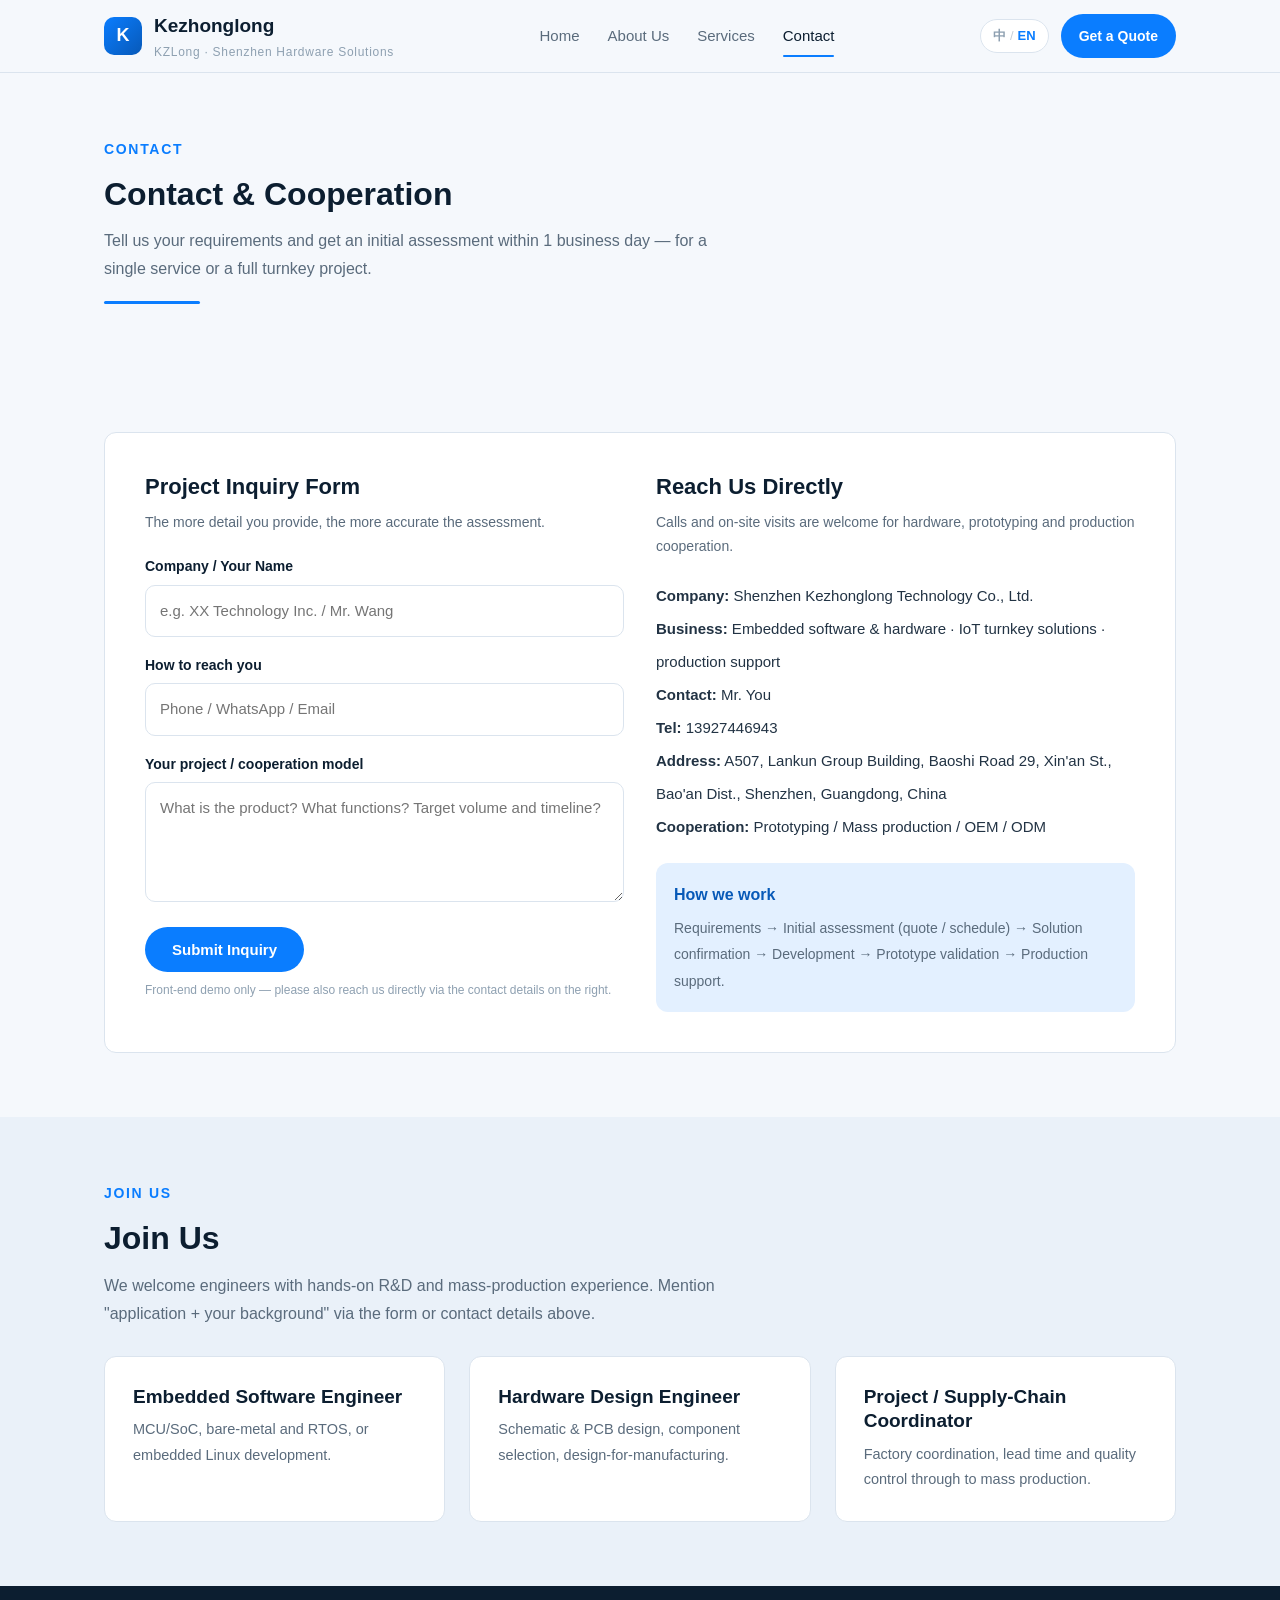
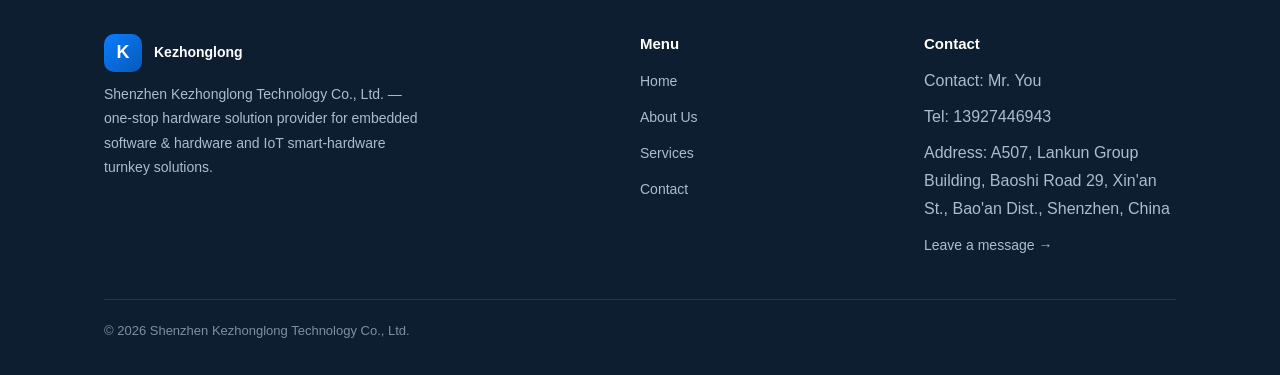
<file: contact.html>
<!DOCTYPE html>
<html lang="zh-CN">
<head>
  <meta charset="UTF-8" />
  <meta name="viewport" content="width=device-width, initial-scale=1.0" />
  <title>联系与合作 — 深圳市科中龙科技有限公司</title>
  <meta name="description" content="联系深圳市科中龙科技有限公司：硬件方案需求沟通、商务咨询、打样与量产合作。电话或表单提交需求，1个工作日内回复。" />
  <link rel="canonical" href="https://kzlgd.de5.net/contact.html" />
  <link rel="alternate" hreflang="zh" href="https://kzlgd.de5.net/contact.html" />
  <link rel="alternate" hreflang="en" href="https://kzlgd.de5.net/en/contact.html" />
  <link rel="alternate" hreflang="x-default" href="https://kzlgd.de5.net/contact.html" />
  <link rel="stylesheet" href="css/style.css" />
</head>
<body>
  <header class="site-header">
    <div class="container header-inner">
      <a class="brand" href="index.html" aria-label="科中龙科技 首页">
        <span class="brand-mark">K</span>
        <span>
          <span class="brand-name">科中龙科技</span>
          <span class="brand-sub">KZLong · 深圳硬件方案</span>
        </span>
      </a>
      <nav class="nav" aria-label="主导航">
        <a href="index.html">首页</a>
        <a href="about.html">关于我们</a>
        <a href="services.html">服务与方案</a>
        <a href="contact.html" aria-current="page">联系与合作</a>
      </nav>
      <div class="header-right">
        <div class="lang-switch" aria-label="语言切换 Language">
          <span class="cur">中</span><span class="sep">/</span><a href="en/contact.html" data-manual="en" lang="en" title="English site">EN</a>
        </div>
        <a class="header-cta" href="contact.html">合作咨询</a>
      </div>
      <button class="nav-toggle" aria-label="菜单" aria-expanded="false">☰</button>
    </div>
  </header>

  <main>
    <section aria-labelledby="contact-title">
      <div class="container">
        <p class="section-kicker">CONTACT</p>
        <h1 class="section-title" id="contact-title">联系与合作</h1>
        <p class="section-sub">把需求告诉我们，1 个工作日内给你初步评估与方向建议。无论是单项服务还是整案开发，都欢迎先聊一聊。</p>
        <div class="accent-rule" aria-hidden="true"></div>
      </div>
    </section>

    <section aria-label="联系方式与表单">
      <div class="container">
        <div class="contact-panel">
          <div>
            <h2 style="font-size:22px; margin-bottom:8px">需求沟通表单</h2>
            <p style="color:var(--text-muted); font-size:14px; margin-bottom:20px">填写尽可能详细，评估会更贴近实际。</p>

            <form class="js-contact-form" action="#" method="post">
              <div class="field">
                <label for="company">公司 / 联系人</label>
                <input type="text" id="company" name="company" placeholder="如：XX 科技有限公司 / 王工" required />
              </div>
              <div class="field">
                <label for="contact">联系方式</label>
                <input type="text" id="contact" name="contact" placeholder="手机 / 微信 / 邮箱" required />
              </div>
              <div class="field">
                <label for="need">你需要的方案 / 合作模式</label>
                <textarea id="need" name="need" placeholder="产品是什么？要做什么功能？量产规模与期望交期如何？……"></textarea>
              </div>
              <button class="btn" type="submit">提交需求</button>
              <p class="js-form-notice hint" aria-live="polite"></p>
              <p class="hint">当前为前端演示，提交后请在下方联系方式表中与我们实际联系。</p>
            </form>
          </div>

          <div>
            <h2 style="font-size:22px; margin-bottom:8px">直接联系</h2>
            <p style="color:var(--text-muted); font-size:14px; margin-bottom:20px">欢迎来电或到访沟通，硬件方案、打样与量产合作均可对接。</p>

            <ul style="line-height:2.2; font-size:15px">
              <li><strong>公司名称：</strong>深圳市科中龙科技有限公司</li>
              <li><strong>主营业务：</strong>嵌入式软硬件开发 · IoT 智能硬件整体方案 · 量产支持</li>
              <li><strong>联系人：</strong>游工</li>
              <li><strong>联系电话：</strong>13927446943</li>
              <li><strong>地址：</strong>深圳市宝安区新安街道宝石路29号蓝坤集团大厦A507</li>
              <li><strong>合作类型：</strong>打样 / 量产 / OEM / ODM</li>
            </ul>

            <div style="margin-top:20px; padding:18px; border-radius:12px; background:var(--accent-soft)">
              <p style="color:var(--accent-ink); font-weight:600; margin-bottom:6px">合作流程</p>
              <p style="font-size:14px; color:var(--text-muted); line-height:1.9">
                需求说明 → 初步评估（报价 / 排期）→ 技术方案确认 → 软硬件开发 → 样机验证 → 量产支持。
              </p>
            </div>
          </div>
        </div>
      </div>
    </section>

    <!-- 加入我们 -->
    <section aria-labelledby="jobs-title" style="background:var(--surface-tint)">
      <div class="container">
        <p class="section-kicker">JOIN US</p>
        <h2 class="section-title" id="jobs-title">加入我们</h2>
        <p class="section-sub">长期欢迎具备软硬件研发与量产落地经验的工程师。若你感兴趣，可在下方表单或联系中说明“应聘方向 + 个人简介”。</p>
        <div class="grid grid-3" style="margin-top:28px">
          <article class="card"><h3>嵌入式软件工程师</h3><p>熟悉 MCU/SoC、裸机与 RTOS，或 Linux/嵌入式系统开发。</p></article>
          <article class="card"><h3>硬件设计工程师</h3><p>熟悉原理图与 PCB 设计、元器件选型与量产可制造性。</p></article>
          <article class="card"><h3>项目 / 供应链协调</h3><p>熟悉代工对接、交期与品控，能把方案平稳推进到量产。</p></article>
        </div>
      </div>
    </section>
  </main>

  <footer class="site-footer">
    <div class="container">
      <div class="footer-grid">
        <div class="footer-brand">
          <a class="brand" href="index.html">
            <span class="brand-mark">K</span>
            <span style="color:#fff; font-weight:600">科中龙科技</span>
          </a>
          <p>深圳市科中龙科技有限公司 · 一站式硬件方案设计服务商，专注嵌入式软硬件、IoT 智能硬件整体解决方案。</p>
        </div>
        <div>
          <h4>栏目</h4>
          <ul>
            <li><a href="index.html">首页</a></li>
            <li><a href="about.html">关于我们</a></li>
            <li><a href="services.html">服务与方案</a></li>
            <li><a href="contact.html">联系与合作</a></li>
          </ul>
        </div>
        <div>
          <h4>联系</h4>
          <ul>
            <li>联系人：游工</li>
            <li>电话：13927446943</li>
            <li>地址：深圳市宝安区新安街道宝石路29号蓝坤集团大厦A507</li>
            <li><a href="contact.html">留下联系方式 →</a></li>
          </ul>
        </div>
      </div>
      <div class="footer-bottom">
        <span>© <span class="js-year">2026</span> 深圳市科中龙科技有限公司</span>
        <span>深圳 · 硬件方案 · 一站式</span>
      </div>
    </div>
  </footer>

  <script src="js/main.js"></script>
  <script src="js/lang.js"></script>
</body>
</html>
</file>
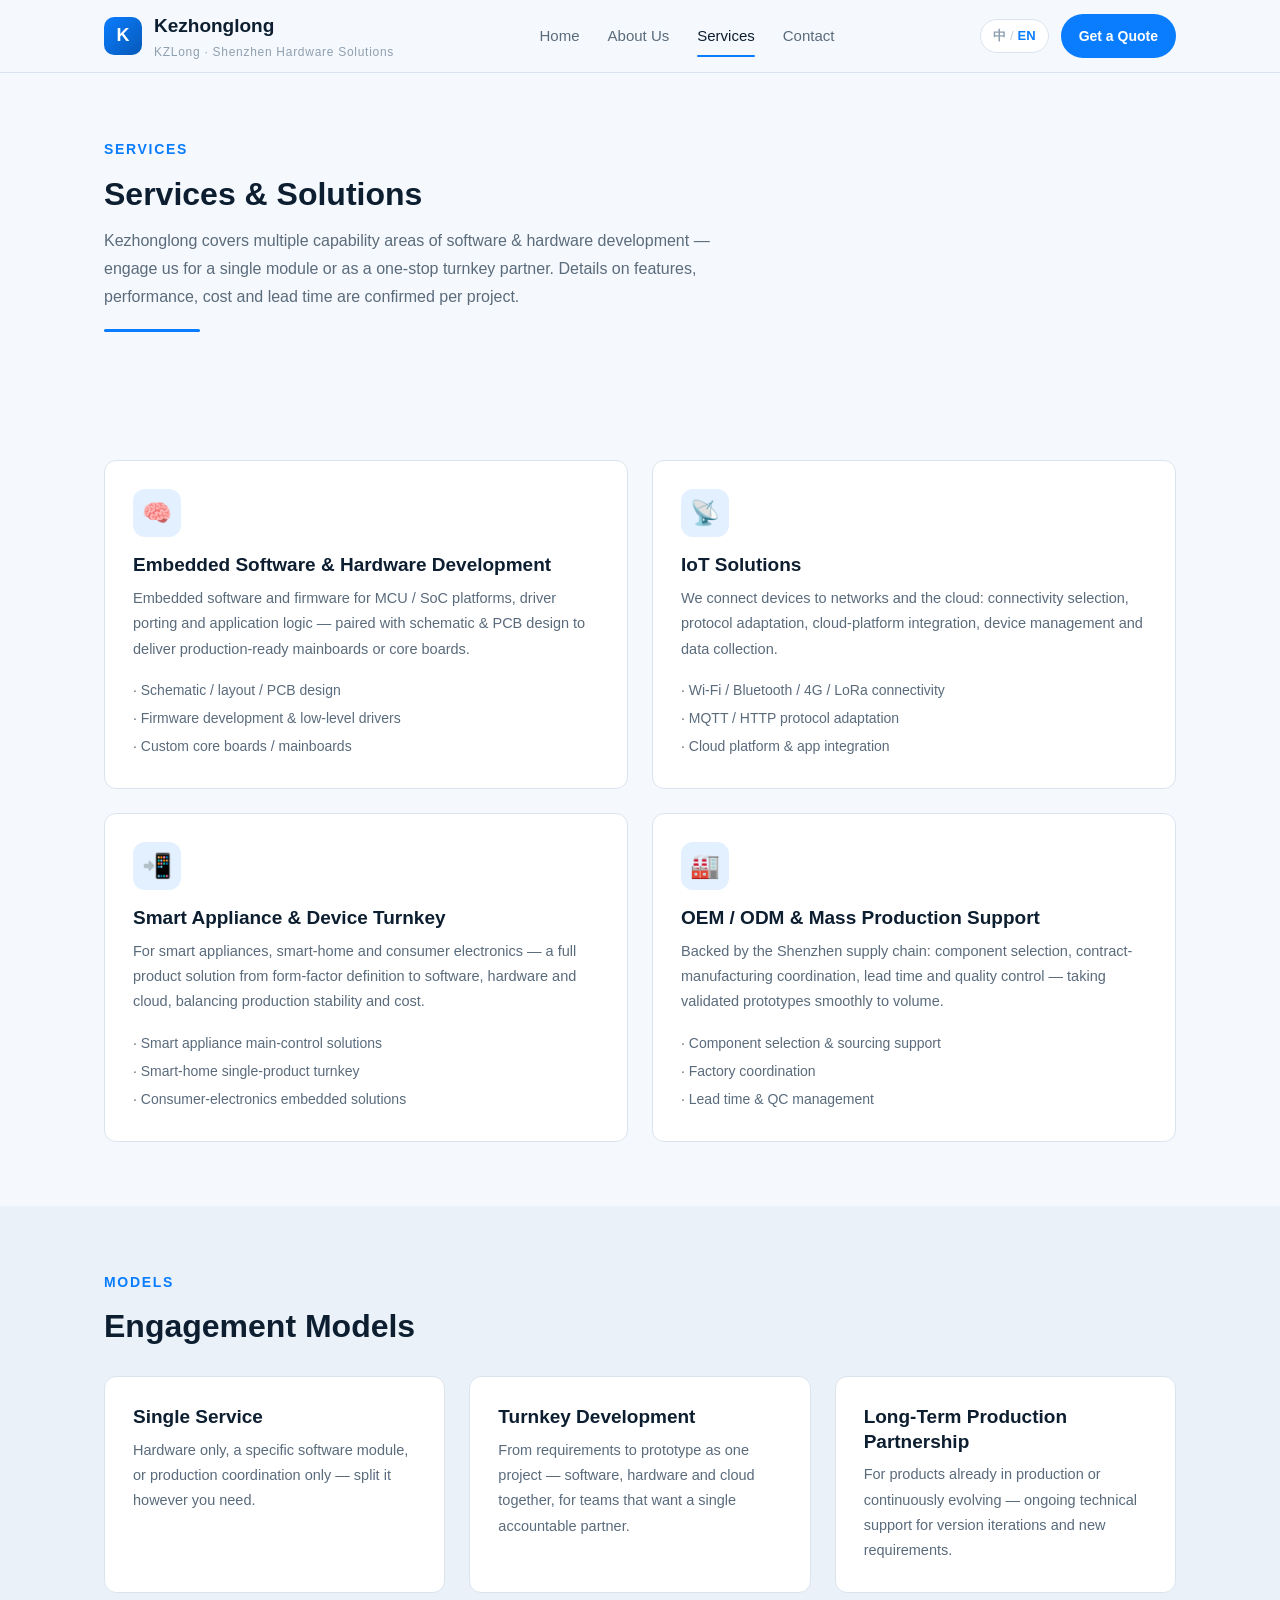
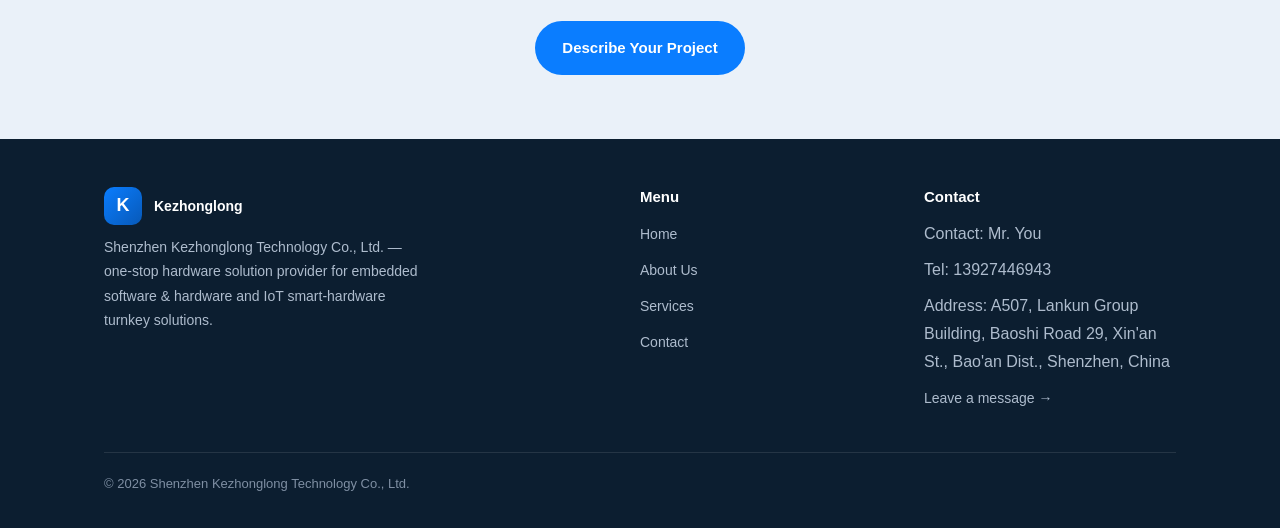
<file: services.html>
<!DOCTYPE html>
<html lang="zh-CN">
<head>
  <meta charset="UTF-8" />
  <meta name="viewport" content="width=device-width, initial-scale=1.0" />
  <title>服务与方案 — 深圳市科中龙科技有限公司</title>
  <meta name="description" content="科中龙科技提供的一站式硬件方案服务：嵌入式软硬件开发、IoT物联网智能硬件整体解决方案、产品整案、OEM/ODM 与量产支持。" />
  <link rel="canonical" href="https://kzlgd.de5.net/services.html" />
  <link rel="alternate" hreflang="zh" href="https://kzlgd.de5.net/services.html" />
  <link rel="alternate" hreflang="en" href="https://kzlgd.de5.net/en/services.html" />
  <link rel="alternate" hreflang="x-default" href="https://kzlgd.de5.net/services.html" />
  <link rel="stylesheet" href="css/style.css" />
</head>
<body>
  <header class="site-header">
    <div class="container header-inner">
      <a class="brand" href="index.html" aria-label="科中龙科技 首页">
        <span class="brand-mark">K</span>
        <span>
          <span class="brand-name">科中龙科技</span>
          <span class="brand-sub">KZLong · 深圳硬件方案</span>
        </span>
      </a>
      <nav class="nav" aria-label="主导航">
        <a href="index.html">首页</a>
        <a href="about.html">关于我们</a>
        <a href="services.html" aria-current="page">服务与方案</a>
        <a href="contact.html">联系与合作</a>
      </nav>
      <div class="header-right">
        <div class="lang-switch" aria-label="语言切换 Language">
          <span class="cur">中</span><span class="sep">/</span><a href="en/services.html" data-manual="en" lang="en" title="English site">EN</a>
        </div>
        <a class="header-cta" href="contact.html">合作咨询</a>
      </div>
      <button class="nav-toggle" aria-label="菜单" aria-expanded="false">☰</button>
    </div>
  </header>

  <main>
    <section aria-labelledby="svc-title">
      <div class="container">
        <p class="section-kicker">SERVICES</p>
        <h1 class="section-title" id="svc-title">服务与方案</h1>
        <p class="section-sub">
          科中龙覆盖软硬件开发的多个能力板块，既可单项承接，也可打包成一站式整案。以下按品类梳理，方便你对照需求。
          具体的功能、性能、成本与交期，欢迎进一步沟通评估。
        </p>
        <div class="accent-rule" aria-hidden="true"></div>
      </div>
    </section>

    <!-- 服务板块放在一起 -->
    <section aria-label="能力板块">
      <div class="container">
        <div class="grid grid-2">
          <article class="card">
            <div class="card-icon">🧠</div>
            <h3>嵌入式软硬件开发</h3>
            <p>面向 MCU / SoC 的嵌入式软件与固件开发、驱动移植、应用逻辑实现；配合原理图与 PCB 设计，输出可量产的主板或核心板。</p>
            <ul style="margin-top:14px; color:var(--text-muted); font-size:14px; line-height:2">
              <li>· 原理图 / 布局 / PCB 设计</li>
              <li>· 固件开发与底层驱动</li>
              <li>· 核心板 / 主板定制</li>
            </ul>
          </article>

          <article class="card">
            <div class="card-icon">📡</div>
            <h3>物联网（IoT）方案</h3>
            <p>为设备接入网络与云端：通信选型、协议适配、云平台对接、设备管理与数据采集，让硬件真正“连得上、传得回、控得住”。</p>
            <ul style="margin-top:14px; color:var(--text-muted); font-size:14px; line-height:2">
              <li>· Wi-Fi / 蓝牙 / 4G / Lora 连接</li>
              <li>· MQTT / HTTP 等协议适配</li>
              <li>· 云平台与 App 接入</li>
            </ul>
          </article>

          <article class="card">
            <div class="card-icon">📲</div>
            <h3>智能家电与设备整案</h3>
            <p>面向智能家电、智能家居、消费电子等场景，输出从外观定义到软硬云一体的产品整案，兼顾量产稳定性与成本。</p>
            <ul style="margin-top:14px; color:var(--text-muted); font-size:14px; line-height:2">
              <li>· 智能家电主控方案</li>
              <li>· 智能家居单品整案</li>
              <li>· 消费电子嵌入式方案</li>
            </ul>
          </article>

          <article class="card">
            <div class="card-icon">🏭</div>
            <h3>OEM / ODM 与量产支持</h3>
            <p>依托深圳供应链，协助元器件选型、代工对接、交期与品控管理，把经过验证的样机平稳推进到批量交付。</p>
            <ul style="margin-top:14px; color:var(--text-muted); font-size:14px; line-height:2">
              <li>· 元器件选型与物料支持</li>
              <li>· 代工工厂对接</li>
              <li>· 交期与品控协同</li>
            </ul>
          </article>
        </div>
      </div>
    </section>

    <!-- 合作模式 -->
    <section aria-labelledby="mode-title" style="background:var(--surface-tint)">
      <div class="container">
        <p class="section-kicker">MODELS</p>
        <h2 class="section-title" id="mode-title">合作模式</h2>
        <div class="grid grid-3" style="margin-top:28px">
          <article class="card"><h3>单项服务</h3><p>只做硬件、只做某段软件，或只做量产对接，按实际需要灵活切分。</p></article>
          <article class="card"><h3>整案开发</h3><p>从需求到样机一站式做完，软硬云一体，适合希望省心、看重整体质量的客户。</p></article>
          <article class="card"><h3>长期产线合作</h3><p>产品已量产或持续迭代，建立常态化技术合作，稳定支持版本演进与增量需求。</p></article>
        </div>
        <p class="text-center" style="margin-top:28px;">
          <a class="btn" href="contact.html">描述需求，获取评估</a>
        </p>
      </div>
    </section>
  </main>

  <footer class="site-footer">
    <div class="container">
      <div class="footer-grid">
        <div class="footer-brand">
          <a class="brand" href="index.html">
            <span class="brand-mark">K</span>
            <span style="color:#fff; font-weight:600">科中龙科技</span>
          </a>
          <p>深圳市科中龙科技有限公司 · 一站式硬件方案设计服务商，专注嵌入式软硬件、IoT 智能硬件整体解决方案。</p>
        </div>
        <div>
          <h4>栏目</h4>
          <ul>
            <li><a href="index.html">首页</a></li>
            <li><a href="about.html">关于我们</a></li>
            <li><a href="services.html">服务与方案</a></li>
            <li><a href="contact.html">联系与合作</a></li>
          </ul>
        </div>
        <div>
          <h4>联系</h4>
          <ul>
            <li>联系人：游工</li>
            <li>电话：13927446943</li>
            <li>地址：深圳市宝安区新安街道宝石路29号蓝坤集团大厦A507</li>
            <li><a href="contact.html">留下联系方式 →</a></li>
          </ul>
        </div>
      </div>
      <div class="footer-bottom">
        <span>© <span class="js-year">2026</span> 深圳市科中龙科技有限公司</span>
        <span>深圳 · 硬件方案 · 一站式</span>
      </div>
    </div>
  </footer>

  <script src="js/main.js"></script>
  <script src="js/lang.js"></script>
</body>
</html>
</file>
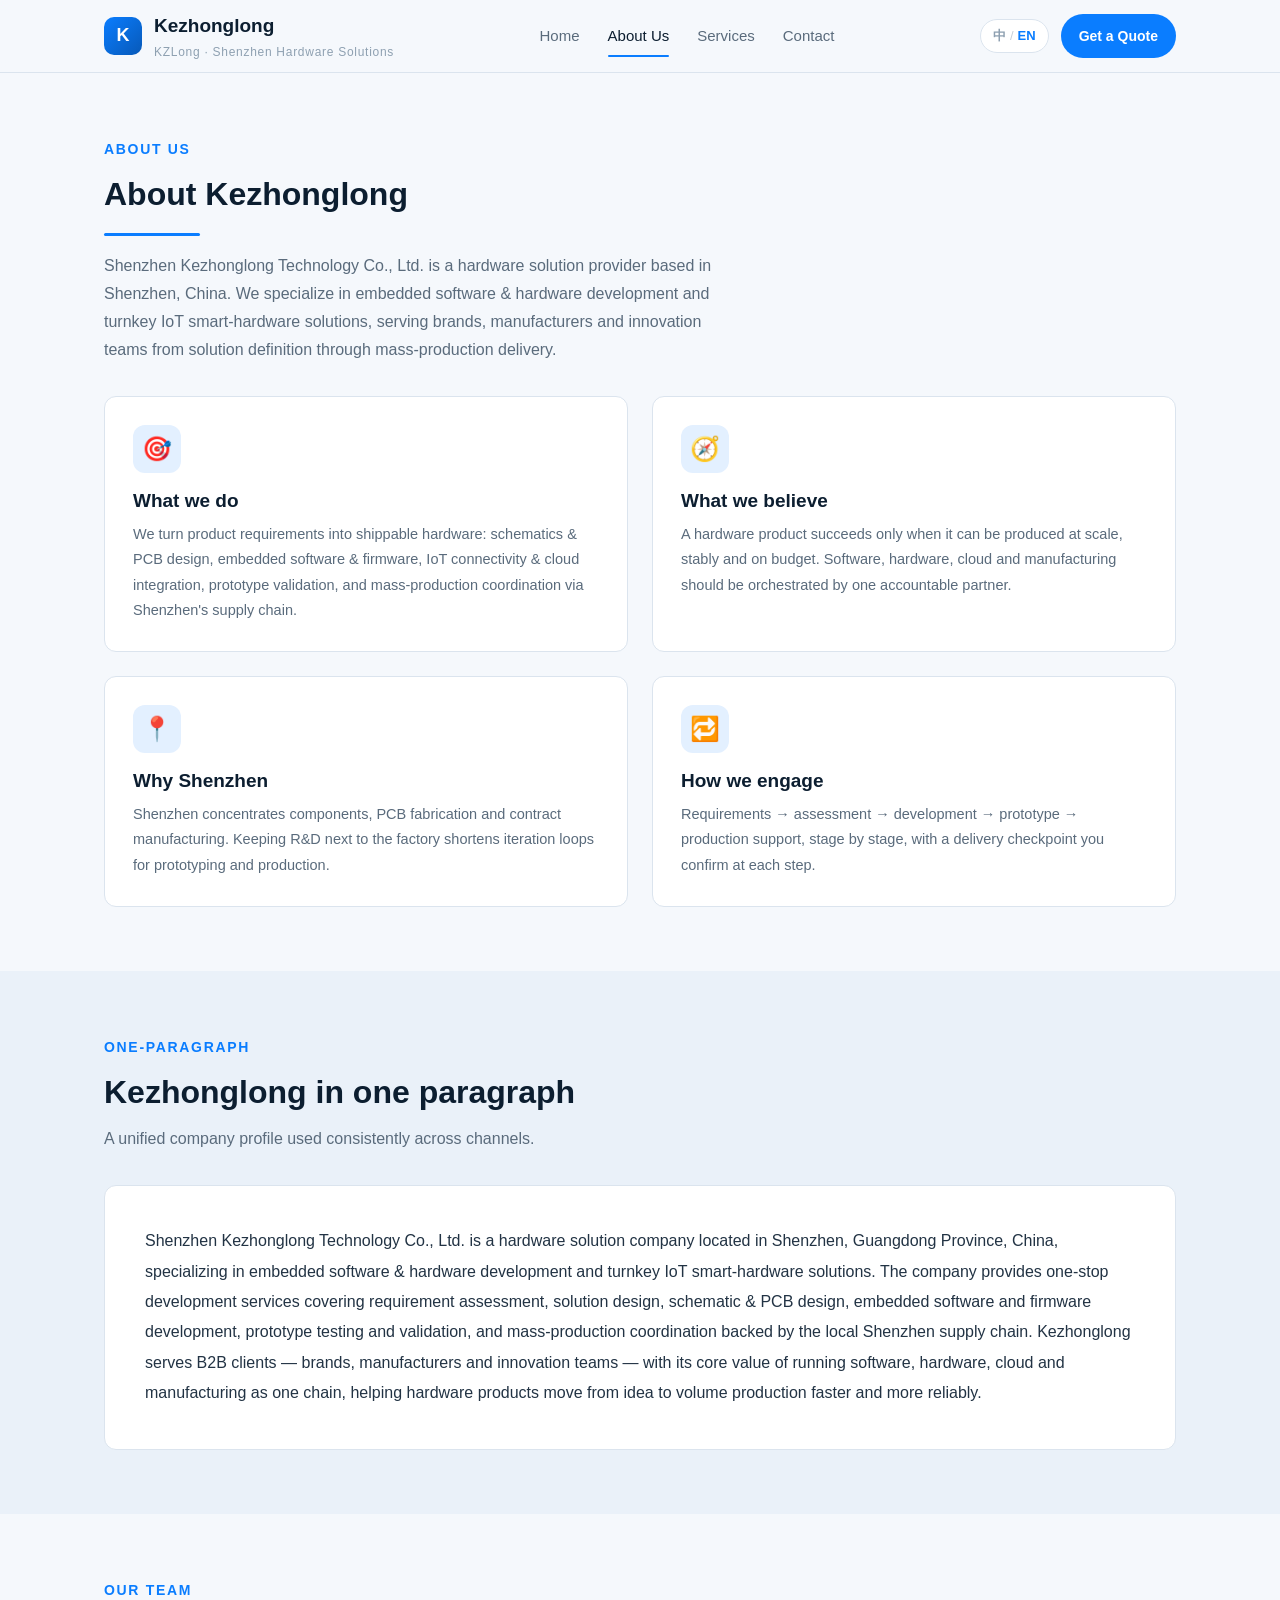
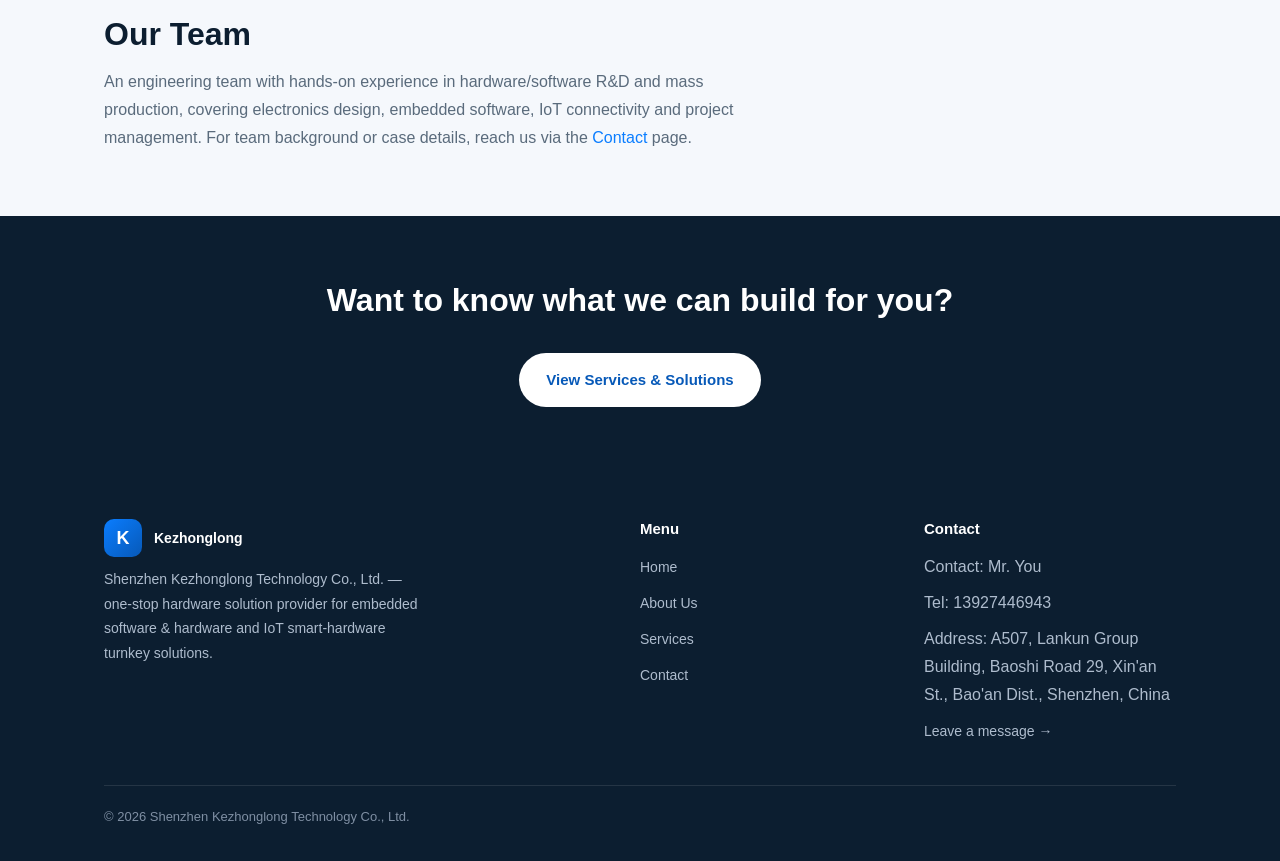
<file: en/about.html>
<!DOCTYPE html>
<html lang="en">
<head>
  <meta charset="UTF-8" />
  <meta name="viewport" content="width=device-width, initial-scale=1.0" />
  <title>About Us — Shenzhen Kezhonglong Technology Co., Ltd.</title>
  <meta name="description" content="Shenzhen Kezhonglong Technology Co., Ltd. is a one-stop hardware solution provider based in Shenzhen, China, offering embedded software &amp; hardware development, IoT smart-hardware turnkey solutions and mass-production support." />
  <meta name="robots" content="index, follow" />
  <link rel="canonical" href="https://kzlgd.de5.net/en/about.html" />
  <link rel="alternate" hreflang="zh" href="https://kzlgd.de5.net/about.html" />
  <link rel="alternate" hreflang="en" href="https://kzlgd.de5.net/en/about.html" />
  <link rel="alternate" hreflang="x-default" href="https://kzlgd.de5.net/about.html" />
  <link rel="stylesheet" href="../css/style.css" />

  <script type="text/javascript">
    function googleTranslateElementInit() {
      new google.translate.TranslateElement({ pageLanguage: "en", autoDisplay: true, layout: google.translate.TranslateElement.InlineLayout.HORIZONTAL }, "google_translate_box");
    }
  </script>
  <script type="text/javascript" src="https://translate.google.com/translate_a/element.js?cb=googleTranslateElementInit"></script>
</head>
<body>
  <header class="site-header">
    <div class="container header-inner">
      <a class="brand" href="index.html" aria-label="Kezhonglong home">
        <span class="brand-mark">K</span>
        <span>
          <span class="brand-name">Kezhonglong</span>
          <span class="brand-sub">KZLong · Shenzhen Hardware Solutions</span>
        </span>
      </a>
      <nav class="nav" aria-label="Main navigation">
        <a href="index.html">Home</a>
        <a href="about.html" aria-current="page">About Us</a>
        <a href="services.html">Services</a>
        <a href="contact.html">Contact</a>
      </nav>
      <div class="header-right">
        <div class="lang-switch" aria-label="语言切换 Language">
          <a href="../about.html" data-manual="zh" lang="zh" title="中文官网">中</a><span class="sep">/</span><span class="cur">EN</span>
        </div>
        <a class="header-cta" href="contact.html">Get a Quote</a>
      </div>
      <button class="nav-toggle" aria-label="Menu" aria-expanded="false">☰</button>
    </div>
  </header>

  <main>
    <section aria-labelledby="about-title">
      <div class="container">
        <p class="section-kicker">ABOUT US</p>
        <h1 class="section-title" id="about-title">About Kezhonglong</h1>
        <div class="accent-rule" aria-hidden="true"></div>
        <div style="max-width:820px; margin-top:16px">
          <p class="section-sub">
            Shenzhen Kezhonglong Technology Co., Ltd. is a hardware solution provider based in Shenzhen, China.
            We specialize in embedded software &amp; hardware development and turnkey IoT smart-hardware solutions,
            serving brands, manufacturers and innovation teams from solution definition through mass-production delivery.
          </p>
        </div>
        <div class="grid grid-2" style="margin-top:32px">
          <article class="card"><div class="card-icon">🎯</div><h3>What we do</h3><p>We turn product requirements into shippable hardware: schematics &amp; PCB design, embedded software &amp; firmware, IoT connectivity &amp; cloud integration, prototype validation, and mass-production coordination via Shenzhen's supply chain.</p></article>
          <article class="card"><div class="card-icon">🧭</div><h3>What we believe</h3><p>A hardware product succeeds only when it can be produced at scale, stably and on budget. Software, hardware, cloud and manufacturing should be orchestrated by one accountable partner.</p></article>
          <article class="card"><div class="card-icon">📍</div><h3>Why Shenzhen</h3><p>Shenzhen concentrates components, PCB fabrication and contract manufacturing. Keeping R&amp;D next to the factory shortens iteration loops for prototyping and production.</p></article>
          <article class="card"><div class="card-icon">🔁</div><h3>How we engage</h3><p>Requirements → assessment → development → prototype → production support, stage by stage, with a delivery checkpoint you confirm at each step.</p></article>
        </div>
      </div>
    </section>

    <section aria-labelledby="intro-title" style="background:var(--surface-tint)">
      <div class="container">
        <p class="section-kicker">ONE-PARAGRAPH</p>
        <h2 class="section-title" id="intro-title">Kezhonglong in one paragraph</h2>
        <p class="section-sub" style="margin-bottom:32px">A unified company profile used consistently across channels.</p>
        <div class="contact-panel" style="grid-template-columns:1fr; background:#fff">
          <p style="color:var(--text); line-height:1.9">
            Shenzhen Kezhonglong Technology Co., Ltd. is a hardware solution company located in Shenzhen, Guangdong Province, China,
            specializing in embedded software &amp; hardware development and turnkey IoT smart-hardware solutions.
            The company provides one-stop development services covering requirement assessment, solution design, schematic &amp; PCB design,
            embedded software and firmware development, prototype testing and validation, and mass-production coordination backed by the local Shenzhen supply chain.
            Kezhonglong serves B2B clients — brands, manufacturers and innovation teams — with its core value of running software, hardware, cloud and manufacturing as one chain,
            helping hardware products move from idea to volume production faster and more reliably.
          </p>
        </div>
      </div>
    </section>

    <section aria-labelledby="team-title">
      <div class="container">
        <p class="section-kicker">OUR TEAM</p>
        <h2 class="section-title" id="team-title">Our Team</h2>
        <p class="section-sub">
          An engineering team with hands-on experience in hardware/software R&amp;D and mass production, covering electronics design, embedded software, IoT connectivity and project management.
          For team background or case details, reach us via the <a href="contact.html">Contact</a> page.
        </p>
      </div>
    </section>

    <section class="band">
      <div class="container text-center">
        <h2 class="section-title" style="color:#fff">Want to know what we can build for you?</h2>
        <a class="btn" href="services.html" style="background:#fff; color:var(--accent-ink); margin-top:20px">View Services &amp; Solutions</a>
      </div>
    </section>
  </main>

  <footer class="site-footer">
    <div class="container">
      <div class="footer-grid">
        <div class="footer-brand">
          <a class="brand" href="index.html"><span class="brand-mark">K</span><span style="color:#fff; font-weight:600">Kezhonglong</span></a>
          <p>Shenzhen Kezhonglong Technology Co., Ltd. — one-stop hardware solution provider for embedded software &amp; hardware and IoT smart-hardware turnkey solutions.</p>
        </div>
        <div>
          <h4>Menu</h4>
          <ul>
            <li><a href="index.html">Home</a></li>
            <li><a href="about.html">About Us</a></li>
            <li><a href="services.html">Services</a></li>
            <li><a href="contact.html">Contact</a></li>
          </ul>
        </div>
        <div>
          <h4>Contact</h4>
          <ul>
            <li>Contact: Mr. You</li>
            <li>Tel: 13927446943</li>
            <li>Address: A507, Lankun Group Building, Baoshi Road 29, Xin'an St., Bao'an Dist., Shenzhen, China</li>
            <li><a href="contact.html">Leave a message →</a></li>
          </ul>
        </div>
      </div>
      <div class="footer-bottom">
        <span>© <span class="js-year">2026</span> Shenzhen Kezhonglong Technology Co., Ltd.</span>
        <span class="translate-box" id="google_translate_box"></span>
      </div>
    </div>
  </footer>

  <script src="../js/main.js"></script>
  <script src="../js/lang.js"></script>
</body>
</html>
</file>
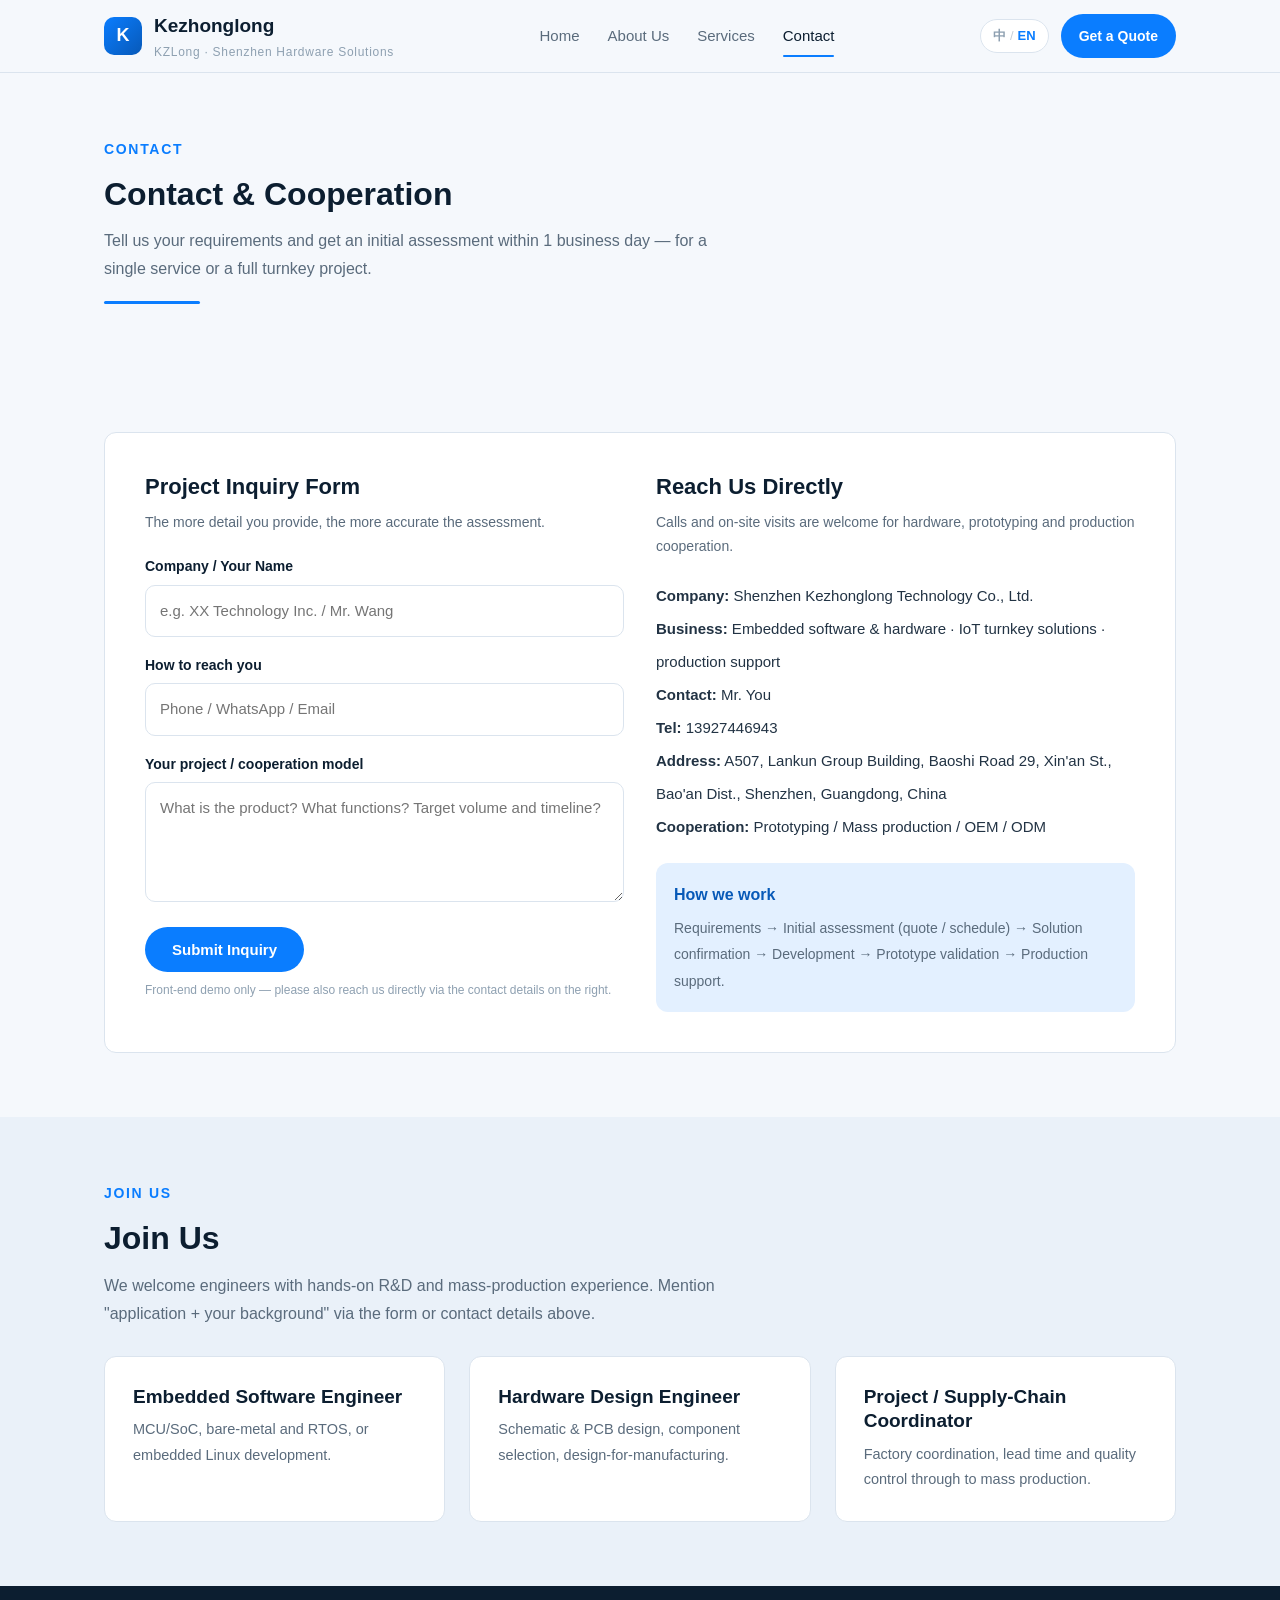
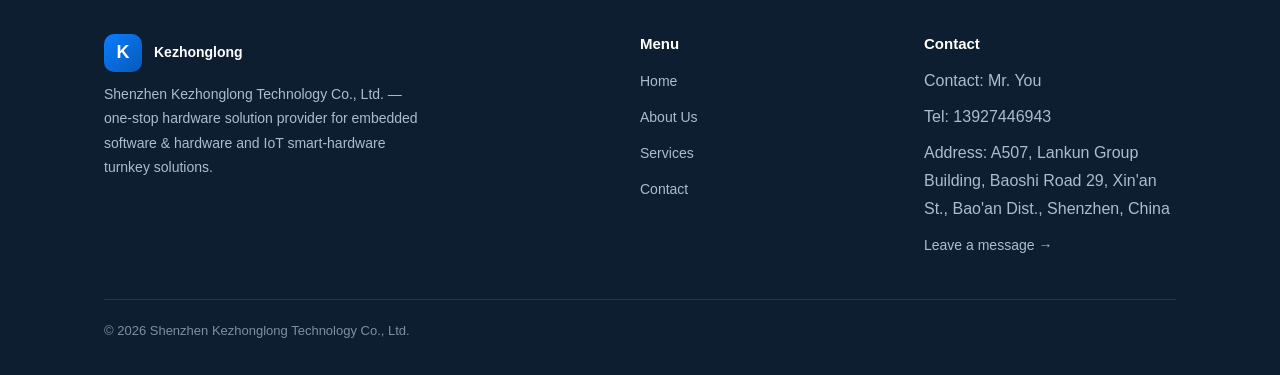
<file: en/contact.html>
<!DOCTYPE html>
<html lang="en">
<head>
  <meta charset="UTF-8" />
  <meta name="viewport" content="width=device-width, initial-scale=1.0" />
  <title>Contact — Shenzhen Kezhonglong Technology Co., Ltd.</title>
  <meta name="description" content="Contact Shenzhen Kezhonglong Technology Co., Ltd. for hardware solution inquiries, business cooperation, prototyping and mass production. Reply within 1 business day." />
  <meta name="robots" content="index, follow" />
  <link rel="canonical" href="https://kzlgd.de5.net/en/contact.html" />
  <link rel="alternate" hreflang="zh" href="https://kzlgd.de5.net/contact.html" />
  <link rel="alternate" hreflang="en" href="https://kzlgd.de5.net/en/contact.html" />
  <link rel="alternate" hreflang="x-default" href="https://kzlgd.de5.net/contact.html" />
  <link rel="stylesheet" href="../css/style.css" />

  <script type="text/javascript">
    function googleTranslateElementInit() {
      new google.translate.TranslateElement({ pageLanguage: "en", autoDisplay: true, layout: google.translate.TranslateElement.InlineLayout.HORIZONTAL }, "google_translate_box");
    }
  </script>
  <script type="text/javascript" src="https://translate.google.com/translate_a/element.js?cb=googleTranslateElementInit"></script>
</head>
<body>
  <header class="site-header">
    <div class="container header-inner">
      <a class="brand" href="index.html" aria-label="Kezhonglong home">
        <span class="brand-mark">K</span>
        <span>
          <span class="brand-name">Kezhonglong</span>
          <span class="brand-sub">KZLong · Shenzhen Hardware Solutions</span>
        </span>
      </a>
      <nav class="nav" aria-label="Main navigation">
        <a href="index.html">Home</a>
        <a href="about.html">About Us</a>
        <a href="services.html">Services</a>
        <a href="contact.html" aria-current="page">Contact</a>
      </nav>
      <div class="header-right">
        <div class="lang-switch" aria-label="语言切换 Language">
          <a href="../contact.html" data-manual="zh" lang="zh" title="中文官网">中</a><span class="sep">/</span><span class="cur">EN</span>
        </div>
        <a class="header-cta" href="contact.html">Get a Quote</a>
      </div>
      <button class="nav-toggle" aria-label="Menu" aria-expanded="false">☰</button>
    </div>
  </header>

  <main>
    <section aria-labelledby="contact-title">
      <div class="container">
        <p class="section-kicker">CONTACT</p>
        <h1 class="section-title" id="contact-title">Contact &amp; Cooperation</h1>
        <p class="section-sub">Tell us your requirements and get an initial assessment within 1 business day — for a single service or a full turnkey project.</p>
        <div class="accent-rule" aria-hidden="true"></div>
      </div>
    </section>

    <section aria-label="Contact details">
      <div class="container">
        <div class="contact-panel">
          <div>
            <h2 style="font-size:22px; margin-bottom:8px">Project Inquiry Form</h2>
            <p style="color:var(--text-muted); font-size:14px; margin-bottom:20px">The more detail you provide, the more accurate the assessment.</p>

            <form class="js-contact-form" action="#" method="post">
              <div class="field">
                <label for="company">Company / Your Name</label>
                <input type="text" id="company" name="company" placeholder="e.g. XX Technology Inc. / Mr. Wang" required />
              </div>
              <div class="field">
                <label for="contact">How to reach you</label>
                <input type="text" id="contact" name="contact" placeholder="Phone / WhatsApp / Email" required />
              </div>
              <div class="field">
                <label for="need">Your project / cooperation model</label>
                <textarea id="need" name="need" placeholder="What is the product? What functions? Target volume and timeline?"></textarea>
              </div>
              <button class="btn" type="submit">Submit Inquiry</button>
              <p class="js-form-notice hint" aria-live="polite"></p>
              <p class="hint">Front-end demo only — please also reach us directly via the contact details on the right.</p>
            </form>
          </div>

          <div>
            <h2 style="font-size:22px; margin-bottom:8px">Reach Us Directly</h2>
            <p style="color:var(--text-muted); font-size:14px; margin-bottom:20px">Calls and on-site visits are welcome for hardware, prototyping and production cooperation.</p>

            <ul style="line-height:2.2; font-size:15px">
              <li><strong>Company:</strong> Shenzhen Kezhonglong Technology Co., Ltd.</li>
              <li><strong>Business:</strong> Embedded software &amp; hardware · IoT turnkey solutions · production support</li>
              <li><strong>Contact:</strong> Mr. You</li>
              <li><strong>Tel:</strong> 13927446943</li>
              <li><strong>Address:</strong> A507, Lankun Group Building, Baoshi Road 29, Xin'an St., Bao'an Dist., Shenzhen, Guangdong, China</li>
              <li><strong>Cooperation:</strong> Prototyping / Mass production / OEM / ODM</li>
            </ul>

            <div style="margin-top:20px; padding:18px; border-radius:12px; background:var(--accent-soft)">
              <p style="color:var(--accent-ink); font-weight:600; margin-bottom:6px">How we work</p>
              <p style="font-size:14px; color:var(--text-muted); line-height:1.9">
                Requirements → Initial assessment (quote / schedule) → Solution confirmation → Development → Prototype validation → Production support.
              </p>
            </div>
          </div>
        </div>
      </div>
    </section>

    <section aria-labelledby="jobs-title" style="background:var(--surface-tint)">
      <div class="container">
        <p class="section-kicker">JOIN US</p>
        <h2 class="section-title" id="jobs-title">Join Us</h2>
        <p class="section-sub">We welcome engineers with hands-on R&amp;D and mass-production experience. Mention "application + your background" via the form or contact details above.</p>
        <div class="grid grid-3" style="margin-top:28px">
          <article class="card"><h3>Embedded Software Engineer</h3><p>MCU/SoC, bare-metal and RTOS, or embedded Linux development.</p></article>
          <article class="card"><h3>Hardware Design Engineer</h3><p>Schematic &amp; PCB design, component selection, design-for-manufacturing.</p></article>
          <article class="card"><h3>Project / Supply-Chain Coordinator</h3><p>Factory coordination, lead time and quality control through to mass production.</p></article>
        </div>
      </div>
    </section>
  </main>

  <footer class="site-footer">
    <div class="container">
      <div class="footer-grid">
        <div class="footer-brand">
          <a class="brand" href="index.html"><span class="brand-mark">K</span><span style="color:#fff; font-weight:600">Kezhonglong</span></a>
          <p>Shenzhen Kezhonglong Technology Co., Ltd. — one-stop hardware solution provider for embedded software &amp; hardware and IoT smart-hardware turnkey solutions.</p>
        </div>
        <div>
          <h4>Menu</h4>
          <ul>
            <li><a href="index.html">Home</a></li>
            <li><a href="about.html">About Us</a></li>
            <li><a href="services.html">Services</a></li>
            <li><a href="contact.html">Contact</a></li>
          </ul>
        </div>
        <div>
          <h4>Contact</h4>
          <ul>
            <li>Contact: Mr. You</li>
            <li>Tel: 13927446943</li>
            <li>Address: A507, Lankun Group Building, Baoshi Road 29, Xin'an St., Bao'an Dist., Shenzhen, China</li>
            <li><a href="contact.html">Leave a message →</a></li>
          </ul>
        </div>
      </div>
      <div class="footer-bottom">
        <span>© <span class="js-year">2026</span> Shenzhen Kezhonglong Technology Co., Ltd.</span>
        <span class="translate-box" id="google_translate_box"></span>
      </div>
    </div>
  </footer>

  <script src="../js/main.js"></script>
  <script src="../js/lang.js"></script>
</body>
</html>
</file>
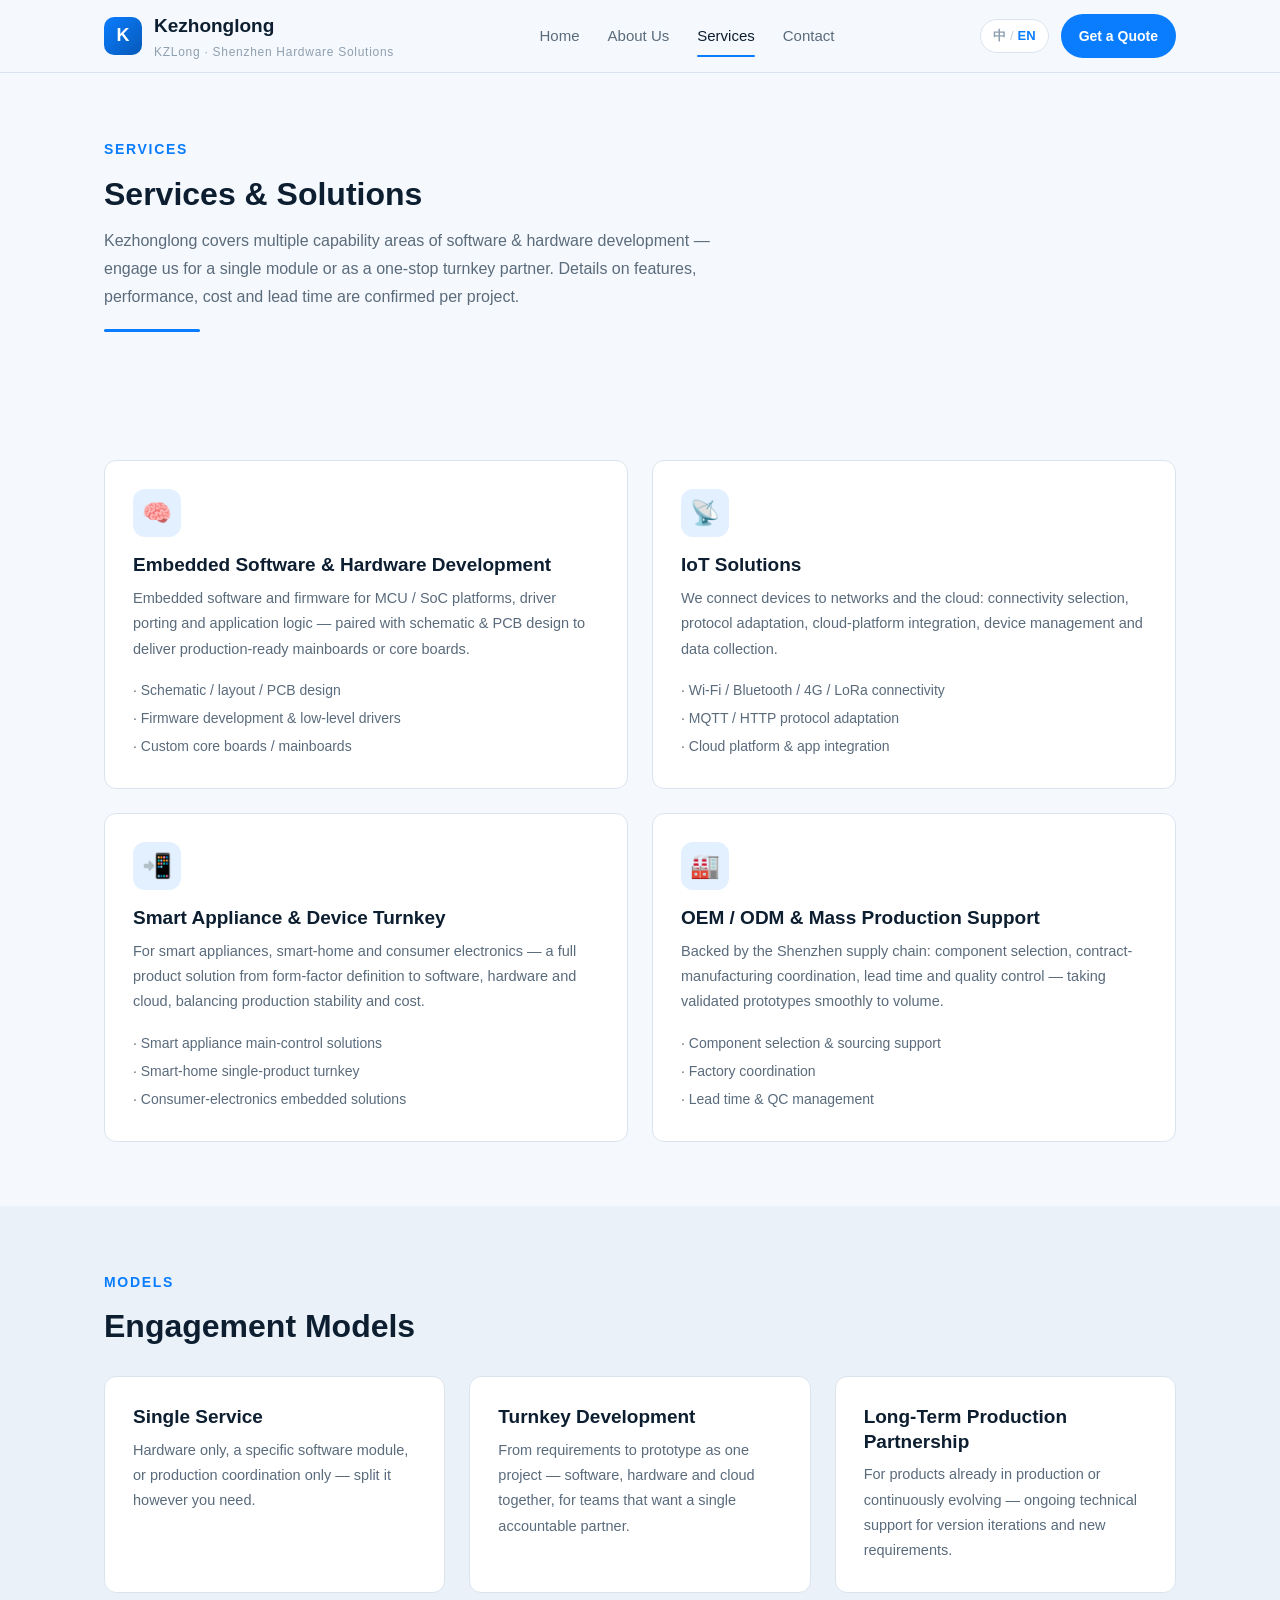
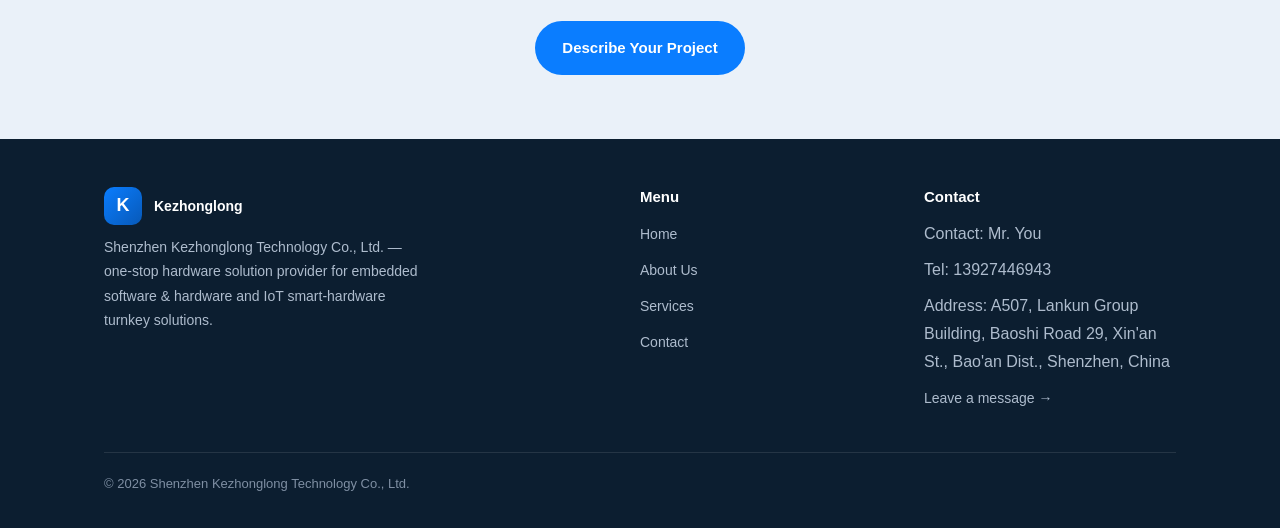
<file: en/services.html>
<!DOCTYPE html>
<html lang="en">
<head>
  <meta charset="UTF-8" />
  <meta name="viewport" content="width=device-width, initial-scale=1.0" />
  <title>Services &amp; Solutions — Shenzhen Kezhonglong Technology Co., Ltd.</title>
  <meta name="description" content="One-stop hardware solution services by Kezhonglong: embedded software &amp; hardware development, IoT smart-hardware turnkey solutions, product design, OEM/ODM and mass-production support." />
  <meta name="robots" content="index, follow" />
  <link rel="canonical" href="https://kzlgd.de5.net/en/services.html" />
  <link rel="alternate" hreflang="zh" href="https://kzlgd.de5.net/services.html" />
  <link rel="alternate" hreflang="en" href="https://kzlgd.de5.net/en/services.html" />
  <link rel="alternate" hreflang="x-default" href="https://kzlgd.de5.net/services.html" />
  <link rel="stylesheet" href="../css/style.css" />

  <script type="text/javascript">
    function googleTranslateElementInit() {
      new google.translate.TranslateElement({ pageLanguage: "en", autoDisplay: true, layout: google.translate.TranslateElement.InlineLayout.HORIZONTAL }, "google_translate_box");
    }
  </script>
  <script type="text/javascript" src="https://translate.google.com/translate_a/element.js?cb=googleTranslateElementInit"></script>
</head>
<body>
  <header class="site-header">
    <div class="container header-inner">
      <a class="brand" href="index.html" aria-label="Kezhonglong home">
        <span class="brand-mark">K</span>
        <span>
          <span class="brand-name">Kezhonglong</span>
          <span class="brand-sub">KZLong · Shenzhen Hardware Solutions</span>
        </span>
      </a>
      <nav class="nav" aria-label="Main navigation">
        <a href="index.html">Home</a>
        <a href="about.html">About Us</a>
        <a href="services.html" aria-current="page">Services</a>
        <a href="contact.html">Contact</a>
      </nav>
      <div class="header-right">
        <div class="lang-switch" aria-label="语言切换 Language">
          <a href="../services.html" data-manual="zh" lang="zh" title="中文官网">中</a><span class="sep">/</span><span class="cur">EN</span>
        </div>
        <a class="header-cta" href="contact.html">Get a Quote</a>
      </div>
      <button class="nav-toggle" aria-label="Menu" aria-expanded="false">☰</button>
    </div>
  </header>

  <main>
    <section aria-labelledby="svc-title">
      <div class="container">
        <p class="section-kicker">SERVICES</p>
        <h1 class="section-title" id="svc-title">Services &amp; Solutions</h1>
        <p class="section-sub">
          Kezhonglong covers multiple capability areas of software &amp; hardware development — engage us for a single module or as a one-stop turnkey partner.
          Details on features, performance, cost and lead time are confirmed per project.
        </p>
        <div class="accent-rule" aria-hidden="true"></div>
      </div>
    </section>

    <section aria-label="Capability areas">
      <div class="container">
        <div class="grid grid-2">
          <article class="card">
            <div class="card-icon">🧠</div>
            <h3>Embedded Software &amp; Hardware Development</h3>
            <p>Embedded software and firmware for MCU / SoC platforms, driver porting and application logic — paired with schematic &amp; PCB design to deliver production-ready mainboards or core boards.</p>
            <ul style="margin-top:14px; color:var(--text-muted); font-size:14px; line-height:2">
              <li>· Schematic / layout / PCB design</li>
              <li>· Firmware development &amp; low-level drivers</li>
              <li>· Custom core boards / mainboards</li>
            </ul>
          </article>

          <article class="card">
            <div class="card-icon">📡</div>
            <h3>IoT Solutions</h3>
            <p>We connect devices to networks and the cloud: connectivity selection, protocol adaptation, cloud-platform integration, device management and data collection.</p>
            <ul style="margin-top:14px; color:var(--text-muted); font-size:14px; line-height:2">
              <li>· Wi-Fi / Bluetooth / 4G / LoRa connectivity</li>
              <li>· MQTT / HTTP protocol adaptation</li>
              <li>· Cloud platform &amp; app integration</li>
            </ul>
          </article>

          <article class="card">
            <div class="card-icon">📲</div>
            <h3>Smart Appliance &amp; Device Turnkey</h3>
            <p>For smart appliances, smart-home and consumer electronics — a full product solution from form-factor definition to software, hardware and cloud, balancing production stability and cost.</p>
            <ul style="margin-top:14px; color:var(--text-muted); font-size:14px; line-height:2">
              <li>· Smart appliance main-control solutions</li>
              <li>· Smart-home single-product turnkey</li>
              <li>· Consumer-electronics embedded solutions</li>
            </ul>
          </article>

          <article class="card">
            <div class="card-icon">🏭</div>
            <h3>OEM / ODM &amp; Mass Production Support</h3>
            <p>Backed by the Shenzhen supply chain: component selection, contract-manufacturing coordination, lead time and quality control — taking validated prototypes smoothly to volume.</p>
            <ul style="margin-top:14px; color:var(--text-muted); font-size:14px; line-height:2">
              <li>· Component selection &amp; sourcing support</li>
              <li>· Factory coordination</li>
              <li>· Lead time &amp; QC management</li>
            </ul>
          </article>
        </div>
      </div>
    </section>

    <section aria-labelledby="mode-title" style="background:var(--surface-tint)">
      <div class="container">
        <p class="section-kicker">MODELS</p>
        <h2 class="section-title" id="mode-title">Engagement Models</h2>
        <div class="grid grid-3" style="margin-top:28px">
          <article class="card"><h3>Single Service</h3><p>Hardware only, a specific software module, or production coordination only — split it however you need.</p></article>
          <article class="card"><h3>Turnkey Development</h3><p>From requirements to prototype as one project — software, hardware and cloud together, for teams that want a single accountable partner.</p></article>
          <article class="card"><h3>Long-Term Production Partnership</h3><p>For products already in production or continuously evolving — ongoing technical support for version iterations and new requirements.</p></article>
        </div>
        <p class="text-center" style="margin-top:28px;">
          <a class="btn" href="contact.html">Describe Your Project</a>
        </p>
      </div>
    </section>
  </main>

  <footer class="site-footer">
    <div class="container">
      <div class="footer-grid">
        <div class="footer-brand">
          <a class="brand" href="index.html"><span class="brand-mark">K</span><span style="color:#fff; font-weight:600">Kezhonglong</span></a>
          <p>Shenzhen Kezhonglong Technology Co., Ltd. — one-stop hardware solution provider for embedded software &amp; hardware and IoT smart-hardware turnkey solutions.</p>
        </div>
        <div>
          <h4>Menu</h4>
          <ul>
            <li><a href="index.html">Home</a></li>
            <li><a href="about.html">About Us</a></li>
            <li><a href="services.html">Services</a></li>
            <li><a href="contact.html">Contact</a></li>
          </ul>
        </div>
        <div>
          <h4>Contact</h4>
          <ul>
            <li>Contact: Mr. You</li>
            <li>Tel: 13927446943</li>
            <li>Address: A507, Lankun Group Building, Baoshi Road 29, Xin'an St., Bao'an Dist., Shenzhen, China</li>
            <li><a href="contact.html">Leave a message →</a></li>
          </ul>
        </div>
      </div>
      <div class="footer-bottom">
        <span>© <span class="js-year">2026</span> Shenzhen Kezhonglong Technology Co., Ltd.</span>
        <span class="translate-box" id="google_translate_box"></span>
      </div>
    </div>
  </footer>

  <script src="../js/main.js"></script>
  <script src="../js/lang.js"></script>
</body>
</html>
</file>
<file: css/style.css>
/* ============================================================
   深圳市科中龙科技有限公司 — 官网公共样式
   设计系统：科技蓝中性系 · 唯一记忆点=Hero电路走线纹样
   间距刻度：4/8/12/16/24/32/48/64
   ============================================================ */

:root {
  /* —— 中性色阶（蓝调灰，非纯灰） —— */
  --ink: #0c1e30;            /* 深色大标题 */
  --text: #223344;           /* 正文主文字 */
  --text-muted: #5a6b7c;     /* 次级 */
  --text-weak: #8ea0b1;      /* 弱说明 */
  --surface: #f5f8fc;        /* 页面底，冷蓝调白 */
  --surface-2: #ffffff;      /* 卡片 */
  --surface-tint: #eaf1f9;   /* 浅蓝渲染块 */
  --border: #dbe4ee;         /* 描边 */

  /* —— 强调色（克制使用） —— */
  --accent: #0a7dff;
  --accent-ink: #0759b8;     /* accent 的深压态 */
  --accent-soft: #e3f0ff;    /* 极浅强调底 */

  /* —— 语义色 —— */
  --ok: #1a9e5b;
  --warn: #e8a33d;
  --err: #d64545;

  /* —— 形状与投影 —— */
  --radius: 12px;
  --shadow: 0 12px 32px rgba(12, 30, 48, .08);
  --shadow-soft: 0 6px 18px rgba(12, 30, 48, .06);

  --font-body: -apple-system, BlinkMacSystemFont, "Segoe UI", "PingFang SC",
    "Hiragino Sans GB", "Microsoft YaHei", "Heiti SC", sans-serif;

  --maxw: 1120px;
}

/* ---------- Reset ---------- */
*, *::before, *::after { box-sizing: border-box; margin: 0; padding: 0; }

html { scroll-behavior: smooth; }

body {
  font-family: var(--font-body);
  font-size: 16px;
  line-height: 1.75;          /* 中文行高放大 */
  color: var(--text);
  background: var(--surface);
  -webkit-font-smoothing: antialiased;
}

img { max-width: 100%; display: block; }
a { color: var(--accent); text-decoration: none; }
ul { list-style: none; }

h1, h2, h3, h4 { color: var(--ink); font-weight: 600; line-height: 1.3; }

.container { max-width: var(--maxw); margin: 0 auto; padding: 0 24px; }

section { padding: 64px 0; }

/* ---------- 咬字层级 ---------- */
.section-kicker {
  font-size: 14px;
  letter-spacing: .12em;
  text-transform: uppercase;
  color: var(--accent);
  font-weight: 600;
  margin-bottom: 12px;
}
.section-title { font-size: 32px; margin-bottom: 12px; }
.section-sub { color: var(--text-muted); max-width: 640px; }

.text-center { text-align: center; }
.mx-auto { margin-left: auto; margin-right: auto; }

/* ---------- 标签/标记 ---------- */
.badge {
  display: inline-block;
  padding: 3px 10px;
  border-radius: 999px;
  background: var(--accent-soft);
  color: var(--accent-ink);
  font-size: 13px;
  font-weight: 600;
}

/* ---------- Header ---------- */
.site-header {
  position: sticky;
  top: 0;
  z-index: 50;
  background: rgba(245, 248, 252, .92);
  backdrop-filter: saturate(140%) blur(8px);
  border-bottom: 1px solid var(--border);
}
.header-inner {
  display: flex;
  align-items: center;
  justify-content: space-between;
  gap: 16px;
  height: 72px;
}
.brand { display: flex; align-items: center; gap: 12px; color: var(--ink); }
.brand-mark {
  width: 38px; height: 38px;
  border-radius: 10px;
  background: linear-gradient(135deg, var(--accent), var(--accent-ink));
  display: grid; place-items: center;
  color: #fff; font-weight: 600; font-size: 18px;
  flex: 0 0 auto;
}
.brand-name { font-size: 19px; font-weight: 600; }
.brand-sub { display: block; font-size: 12px; color: var(--text-weak); font-weight: 400; letter-spacing: .06em; }

.nav { display: flex; gap: 28px; }
.nav a {
  color: var(--text-muted);
  font-size: 15px;
  font-weight: 500;
  transition: color .18s ease;
  position: relative;
}
.nav a:hover, .nav a[aria-current="page"] { color: var(--ink); }
.nav a[aria-current="page"]::after {
  content: "";
  position: absolute; left: 0; right: 0; bottom: -8px;
  height: 2px; border-radius: 2px; background: var(--accent);
}

.header-cta {
  display: inline-flex; align-items: center; gap: 6px;
  background: var(--accent);
  color: #fff !important;
  padding: 10px 18px;
  border-radius: 999px;
  font-size: 14px; font-weight: 600;
  transition: background .18s ease, transform .18s ease;
}
.header-cta:hover { background: var(--accent-ink); color: #fff; }

.nav-toggle {
  display: none;
  background: none; border: 1px solid var(--border);
  width: 42px; height: 42px; border-radius: 10px;
  cursor: pointer; align-items: center; justify-content: center;
  color: var(--ink); font-size: 20px;
}

/* ---------- Buttons ---------- */
.btn {
  display: inline-flex; align-items: center; justify-content: center; gap: 8px;
  padding: 13px 26px;
  border-radius: 999px;
  font-size: 15px; font-weight: 600;
  cursor: pointer;
  transition: background .18s ease, color .18s ease, transform .18s ease;
  border: 1px solid transparent;
  background: var(--accent); color: #fff;
}
.btn:hover { background: var(--accent-ink); transform: translateY(-1px); }
.btn:active { transform: translateY(0); }
.btn:focus-visible, .nav a:focus-visible, .card:focus-within {
  outline: 2px solid var(--accent);
  outline-offset: 3px;
}
.btn-ghost { background: transparent; color: var(--ink); border-color: var(--border); }
.btn-ghost:hover { border-color: var(--accent); color: var(--accent-ink); background: transparent; }
.btn:disabled { opacity: .5; cursor: not-allowed; transform: none; }

/* ---------- Hero ---------- */
.hero {
  position: relative;
  overflow: hidden;
  padding: 88px 0 96px;
  background: linear-gradient(180deg, var(--surface-tint), var(--surface));
}
/* 记忆点：极淡电路走线纹样 + 一条强调引导线（唯一视觉记忆） */
.hero::before {
  content: "";
  position: absolute; inset: 0;
  background-image:
    radial-gradient(circle at 78% 24%, var(--accent-soft) 0, transparent 46%),
    repeating-linear-gradient(0deg, transparent 0 23px, rgba(10, 125, 255, .035) 23px 24px),
    repeating-linear-gradient(90deg, transparent 0 23px, rgba(10, 125, 255, .035) 23px 24px);
  pointer-events: none;
}
.hero-inner {
  position: relative;
  max-width: 760px;
}
.hero .section-kicker { color: var(--accent); }
.hero-title { font-size: 44px; line-height: 1.22; margin-bottom: 16px; }
.hero-title .hl {
  color: var(--accent);
  background: linear-gradient(90deg, var(--accent) 0, var(--accent-ink) 100%);
  -webkit-background-clip: text; background-clip: text; color: transparent;
}
.hero-lead { font-size: 18px; color: var(--text-muted); margin-bottom: 32px; max-width: 620px; }
.hero-actions { display: flex; gap: 16px; flex-wrap: wrap; }
.hero-meta { display: flex; gap: 32px; margin-top: 44px; flex-wrap: wrap; }
.hero-meta .num { font-size: 28px; font-weight: 600; color: var(--ink); }
.hero-meta .label { font-size: 14px; color: var(--text-muted); }

/* ---------- 强调引导线（hero 下方） ---------- */
.accent-rule { height: 3px; width: 96px; border-radius: 3px; background: var(--accent); margin: 18px 0 0; }

/* ---------- Cards 栅格 ---------- */
.grid { display: grid; gap: 24px; }
.grid-3 { grid-template-columns: repeat(3, 1fr); }
.grid-2 { grid-template-columns: repeat(2, 1fr); }
.grid-4 { grid-template-columns: repeat(4, 1fr); }

.card {
  background: var(--surface-2);
  border: 1px solid var(--border);
  border-radius: var(--radius);
  padding: 28px;
  transition: transform .18s ease, box-shadow .18s ease, border-color .18s ease;
}
.card:hover { transform: translateY(-4px); box-shadow: var(--shadow); border-color: var(--accent-soft); }
.card-icon {
  width: 48px; height: 48px; border-radius: 12px;
  background: var(--accent-soft); color: var(--accent-ink);
  display: grid; place-items: center; font-size: 24px;
  margin-bottom: 16px;
}
.card h3 { font-size: 19px; margin-bottom: 8px; }
.card p { color: var(--text-muted); font-size: 14.5px; }

/* ---------- 流程 steps ---------- */
.steps { display: grid; grid-template-columns: repeat(5, 1fr); gap: 16px; counter-reset: step; }
.step {
  background: var(--surface-2); border: 1px solid var(--border);
  border-radius: var(--radius); padding: 24px 18px; text-align: center;
}
.step::before {
  counter-increment: step;
  content: "0" counter(step);
  display: block;
  font-size: 14px; font-weight: 600; color: var(--accent);
  margin-bottom: 8px;
}
.step h4 { font-size: 15px; margin-bottom: 6px; color: var(--ink); }
.step p { font-size: 13px; color: var(--text-muted); line-height: 1.6; }

/* ---------- FAQ ---------- */
.faq { max-width: 780px; margin: 0 auto; }
.faq-item { border: 1px solid var(--border); border-radius: var(--radius); margin-bottom: 12px; overflow: hidden; background: var(--surface-2); }
.faq-item details > summary {
  list-style: none; cursor: pointer;
  padding: 18px 22px; font-weight: 600; color: var(--ink);
  display: flex; align-items: center; justify-content: space-between; gap: 12px;
}
.faq-item details > summary::-webkit-details-marker { display: none; }
.faq-item .marker { font-size: 20px; color: var(--accent); transition: transform .2s ease; flex: 0 0 auto; }
.faq-item details[open] .marker { transform: rotate(45deg); }
.faq-item .ans { padding: 0 22px 18px; color: var(--text-muted); font-size: 15px; }

/* ---------- Info/band ---------- */
.band { background: var(--ink); color: #cdd8e4; }
.band h2 { color: #fff; }
.band .btn:hover { background: #fff; color: var(--accent-ink); }

/* ---------- 联系方式卡片 ---------- */
.contact-panel {
  background: var(--surface-2); border: 1px solid var(--border);
  border-radius: var(--radius); padding: 40px;
  display: grid; grid-template-columns: 1fr 1fr; gap: 32px;
}
.field { margin-bottom: 16px; }
.field label { display: block; font-size: 14px; font-weight: 600; color: var(--ink); margin-bottom: 6px; }
.field input, .field textarea {
  width: 100%; padding: 12px 14px;
  border: 1px solid var(--border); border-radius: 10px;
  font: inherit; font-size: 15px; color: var(--text);
  background: #fff;
  transition: border-color .18s ease, box-shadow .18s ease;
}
.field input:focus, .field textarea:focus {
  outline: none; border-color: var(--accent);
  box-shadow: 0 0 0 3px var(--accent-soft);
}
.field textarea { resize: vertical; min-height: 120px; }
.hint { font-size: 12px; color: var(--text-weak); margin-top: 8px; }

/* ---------- Footer ---------- */
.site-footer { background: var(--ink); color: #aebccd; padding: 48px 0 32px; }
.footer-grid { display: grid; grid-template-columns: 2fr 1fr 1fr; gap: 32px; }
.site-footer h4 { color: #fff; font-size: 15px; margin-bottom: 14px; }
.site-footer a { color: #aebccd; font-size: 14px; }
.site-footer a:hover { color: #fff; }
.site-footer li { margin-bottom: 8px; }
.footer-brand p { font-size: 14px; margin-top: 10px; max-width: 320px; }
.footer-bottom { border-top: 1px solid rgba(255,255,255,.1); margin-top: 32px; padding-top: 20px; font-size: 13px; color: #7f8fa3; display: flex; justify-content: space-between; gap: 12px; flex-wrap: wrap; }

/* ---------- 响应式 ---------- */
@media (max-width: 900px) {
  .grid-4 { grid-template-columns: repeat(2, 1fr); }
  .steps { grid-template-columns: repeat(2, 1fr); }
  .footer-grid { grid-template-columns: 1fr 1fr; }
}
@media (max-width: 768px) {
  body { font-size: 15px; }
  section { padding: 48px 0; }
  .section-title { font-size: 26px; }
  .hero { padding: 64px 0 72px; }
  .hero-title { font-size: 32px; }
  .grid-3, .grid-2, .grid-4 { grid-template-columns: 1fr; }
  .steps { grid-template-columns: 1fr; }
  .contact-panel { grid-template-columns: 1fr; }
  .footer-grid { grid-template-columns: 1fr; gap: 24px; }

  .nav-toggle { display: flex; }
  .nav {
    display: none;
    position: absolute; top: 72px; left: 0; right: 0;
    background: var(--surface-2); border-bottom: 1px solid var(--border);
    flex-direction: column; gap: 0; padding: 8px 24px;
  }
  .nav.open { display: flex; }
  .nav a { padding: 14px 0; border-bottom: 1px solid var(--border); }
  .nav a[aria-current="page"]::after { display: none; }
  .header-cta { display: none; }
}

/* ---------- 顶部右侧组（咨询按钮 + 语言切换） ---------- */
.header-right { display: flex; align-items: center; gap: 12px; flex: 0 0 auto; }

/* ---------- 语言切换 ---------- */
.lang-switch {
  display: inline-flex; align-items: center; gap: 3px;
  border: 1px solid var(--border); border-radius: 999px;
  padding: 5px 12px; font-size: 13px; font-weight: 600;
  background: var(--surface-2); white-space: nowrap; color: var(--text-weak);
}
.lang-switch a { color: var(--text-weak); text-decoration: none; }
.lang-switch a:hover { color: var(--accent); }
.lang-switch a:focus-visible { outline: 2px solid var(--accent); outline-offset: 3px; border-radius: 6px; }
.lang-switch .cur { color: var(--accent); }
.lang-switch .sep { color: var(--text-weak); opacity: .5; font-weight: 400; padding: 0 1px; }

/* ---------- 页脚 Google 翻译组件容器（英文页） ---------- */
.translate-box { display: inline-block; }
.translate-box .goog-te-gadget { font-size: 12px !important; }
.translate-box .goog-te-gadget a { text-decoration: none !important; }
.translate-box iframe { vertical-align: middle; }

/* 语言切换移动端微调（放在基础样式之后以覆盖） */
@media (max-width: 768px) {
  .lang-switch { padding: 4px 10px; font-size: 12px; }
  .header-right { gap: 8px; }
}
</file>
